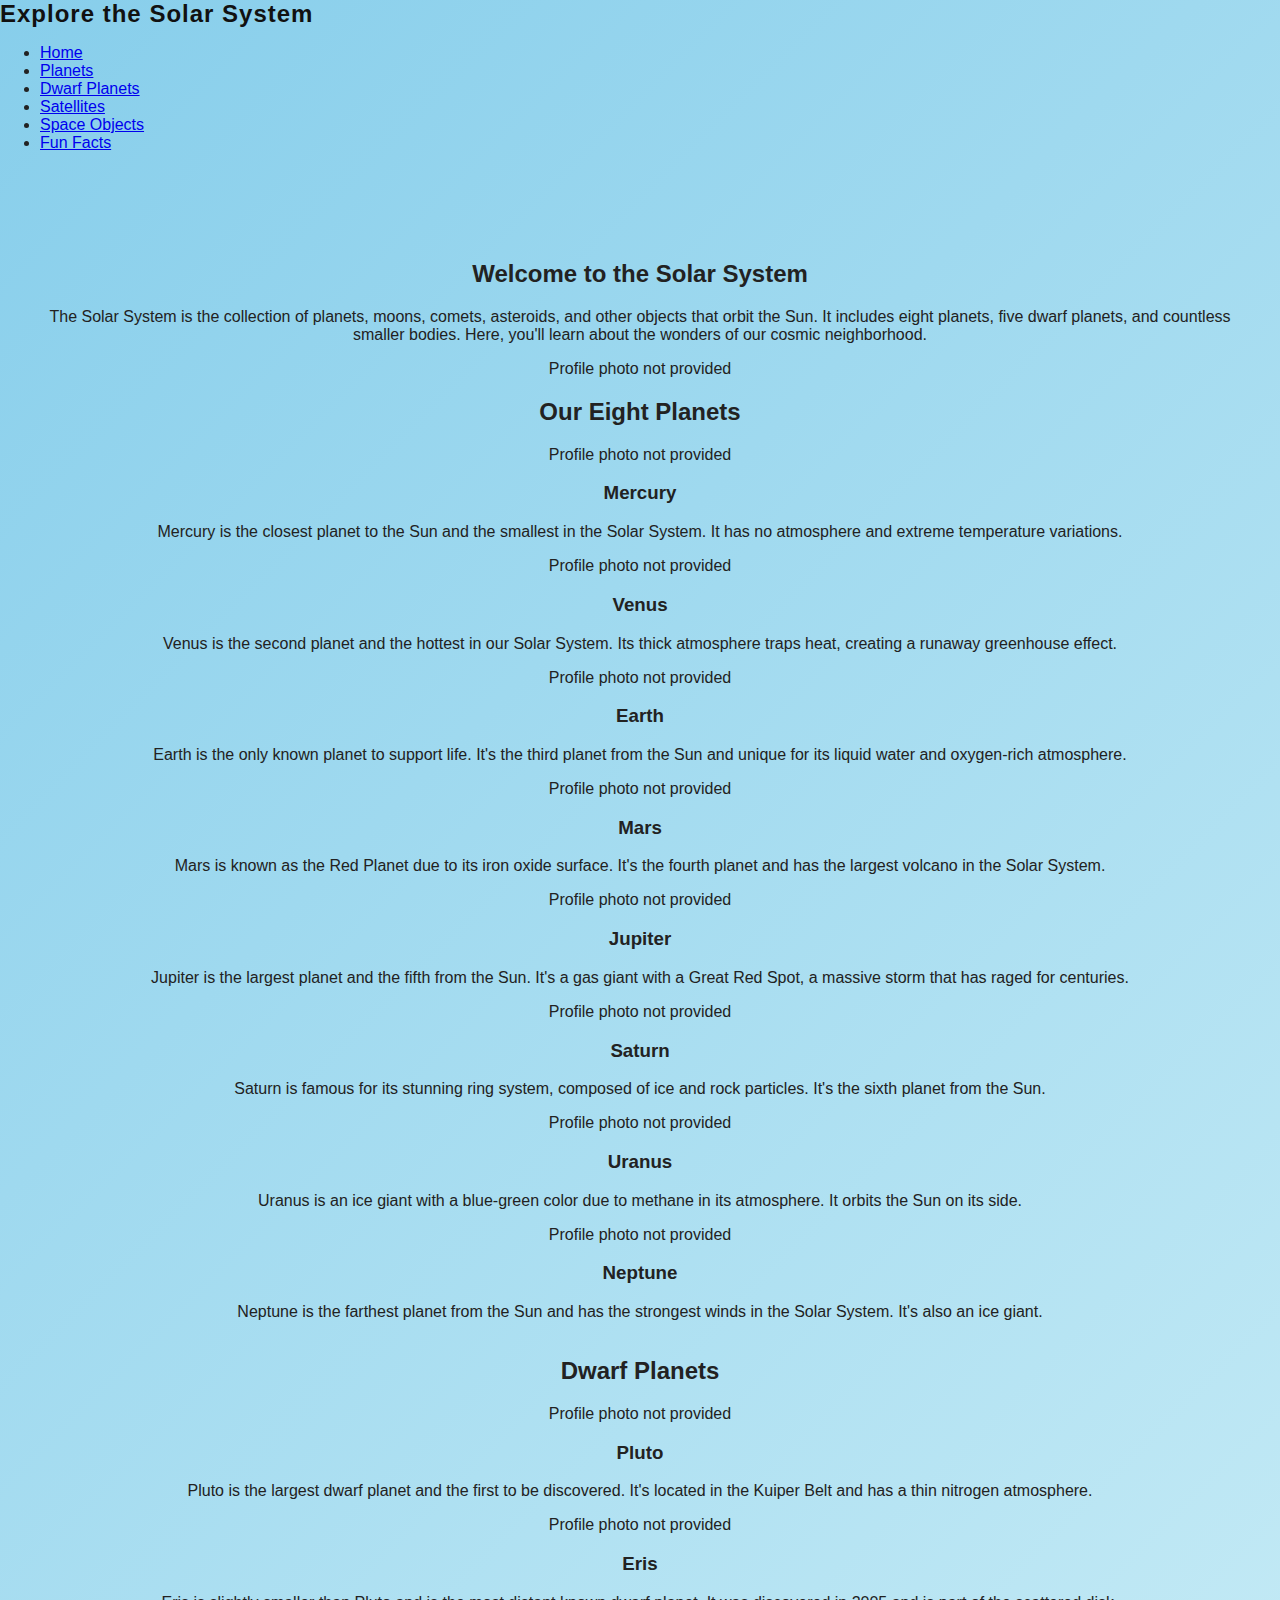
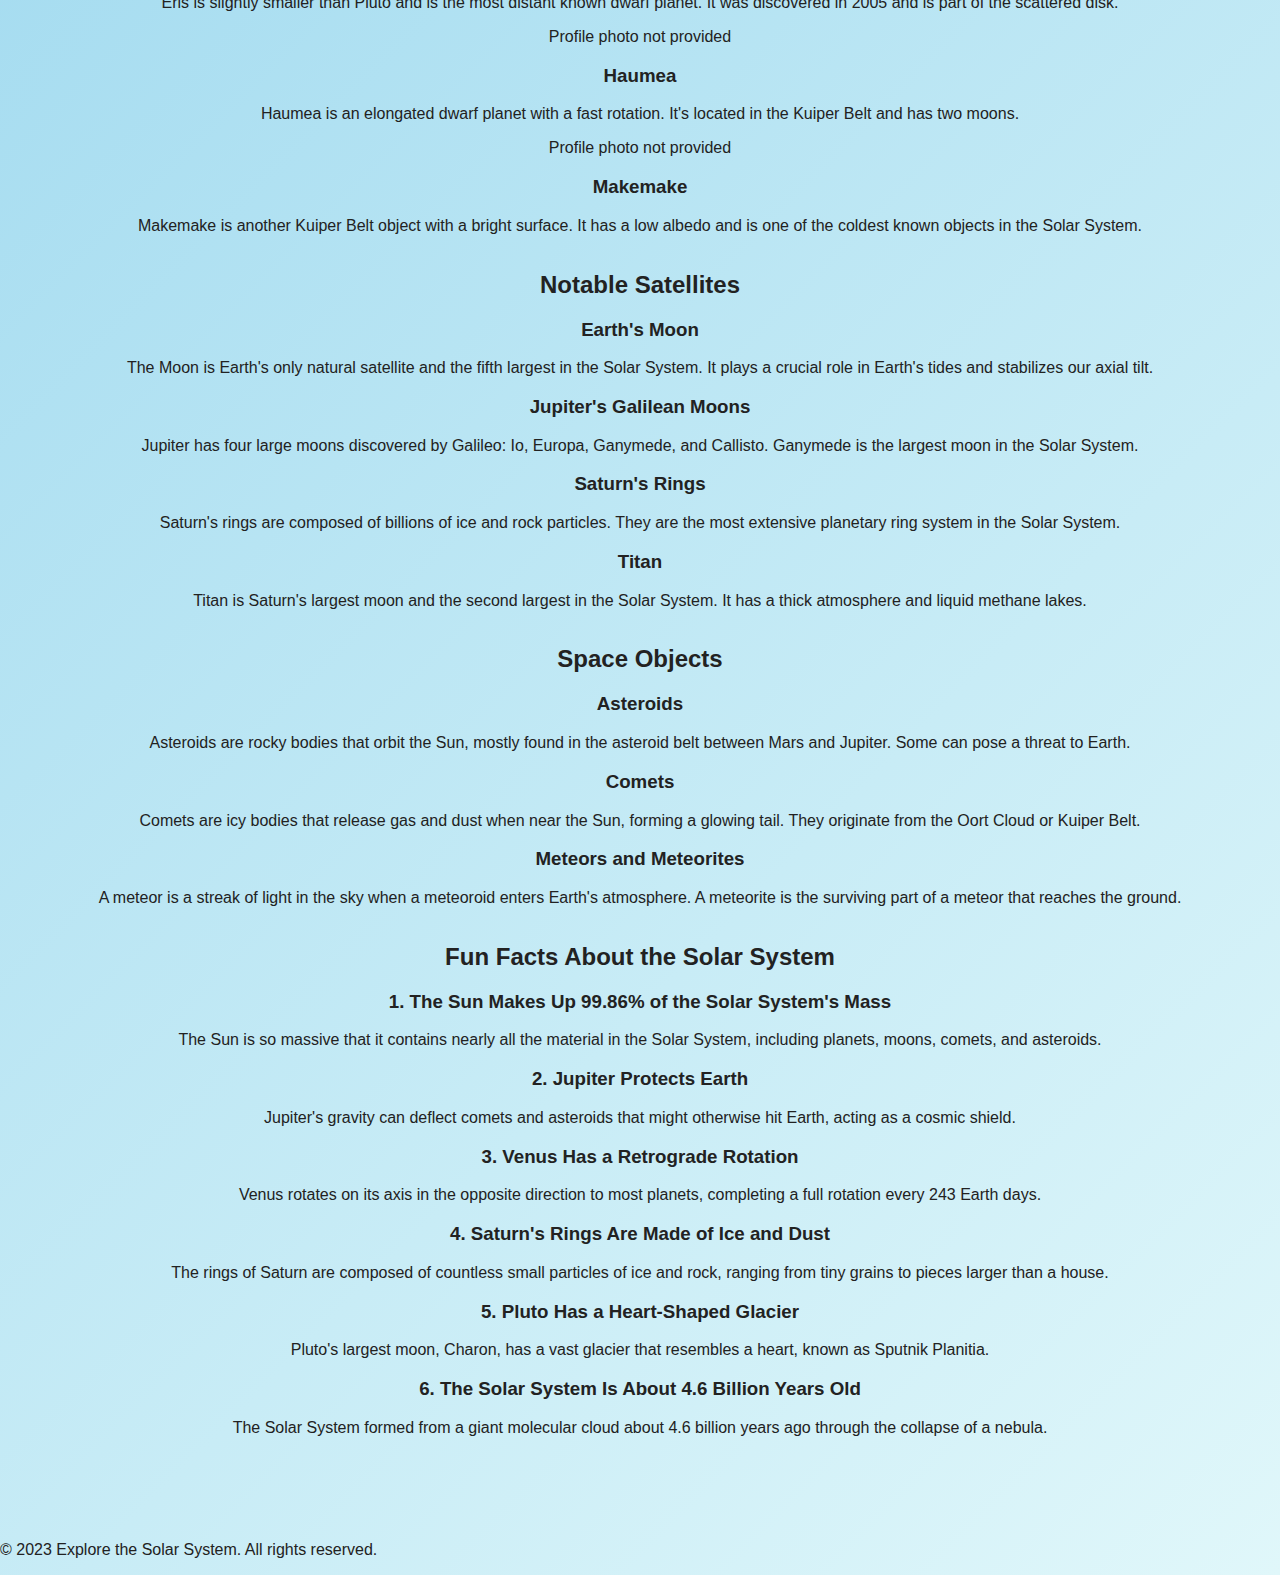
<file: index.html>
<!DOCTYPE html>
<html lang="en">
<head>
    <meta charset="UTF-8">
    <meta name="viewport" content="width=device-width, initial-scale=1.0">
    <title>Explore the Solar System</title>
    <link rel="stylesheet" href="style.css">
    <link rel="stylesheet" href="https://cdnjs.cloudflare.com/ajax/libs/font-awesome/6.4.0/css/all.min.css">
</head>
<body>
    <header class="header">
        <div class="container">
            <h1>Explore the <span class="highlight">Solar System</span></h1>
            <nav class="navbar">
                <ul>
                    <li><a href="#intro" class="active">Home</a></li>
                    <li><a href="#planets">Planets</a></li>
                    <li><a href="#dwarf-planets">Dwarf Planets</a></li>
                    <li><a href="#satellites">Satellites</a></li>
                    <li><a href="#space-objects">Space Objects</a></li>
                    <li><a href="#facts">Fun Facts</a></li>
                </ul>
            </nav>
        </div>
    </header>

    <main>
        <section id="intro" class="intro">
            <div class="container">
                <div class="intro-content">
                    <h2>Welcome to the Solar System</h2>
                    <p>The Solar System is the collection of planets, moons, comets, asteroids, and other objects that orbit the Sun. It includes eight planets, five dwarf planets, and countless smaller bodies. Here, you'll learn about the wonders of our cosmic neighborhood.</p>
                    <div class="solar-system-visual">
                        <div class="profile-photo-placeholder" aria-label="Profile photo not provided">Profile photo not provided</div>
                    </div>
                </div>
            </div>
        </section>

        <section id="planets" class="planets">
            <div class="container">
                <h2>Our Eight Planets</h2>
                <div class="planet-grid">
                    <div class="planet-card">
                        <div class="profile-photo-placeholder" aria-label="Profile photo not provided">Profile photo not provided</div>
                        <h3>Mercury</h3>
                        <p>Mercury is the closest planet to the Sun and the smallest in the Solar System. It has no atmosphere and extreme temperature variations.</p>
                    </div>
                    <div class="planet-card">
                        <div class="profile-photo-placeholder" aria-label="Profile photo not provided">Profile photo not provided</div>
                        <h3>Venus</h3>
                        <p>Venus is the second planet and the hottest in our Solar System. Its thick atmosphere traps heat, creating a runaway greenhouse effect.</p>
                    </div>
                    <div class="planet-card">
                        <div class="profile-photo-placeholder" aria-label="Profile photo not provided">Profile photo not provided</div>
                        <h3>Earth</h3>
                        <p>Earth is the only known planet to support life. It's the third planet from the Sun and unique for its liquid water and oxygen-rich atmosphere.</p>
                    </div>
                    <div class="planet-card">
                        <div class="profile-photo-placeholder" aria-label="Profile photo not provided">Profile photo not provided</div>
                        <h3>Mars</h3>
                        <p>Mars is known as the Red Planet due to its iron oxide surface. It's the fourth planet and has the largest volcano in the Solar System.</p>
                    </div>
                    <div class="planet-card">
                        <div class="profile-photo-placeholder" aria-label="Profile photo not provided">Profile photo not provided</div>
                        <h3>Jupiter</h3>
                        <p>Jupiter is the largest planet and the fifth from the Sun. It's a gas giant with a Great Red Spot, a massive storm that has raged for centuries.</p>
                    </div>
                    <div class="planet-card">
                        <div class="profile-photo-placeholder" aria-label="Profile photo not provided">Profile photo not provided</div>
                        <h3>Saturn</h3>
                        <p>Saturn is famous for its stunning ring system, composed of ice and rock particles. It's the sixth planet from the Sun.</p>
                    </div>
                    <div class="planet-card">
                        <div class="profile-photo-placeholder" aria-label="Profile photo not provided">Profile photo not provided</div>
                        <h3>Uranus</h3>
                        <p>Uranus is an ice giant with a blue-green color due to methane in its atmosphere. It orbits the Sun on its side.</p>
                    </div>
                    <div class="planet-card">
                        <div class="profile-photo-placeholder" aria-label="Profile photo not provided">Profile photo not provided</div>
                        <h3>Neptune</h3>
                        <p>Neptune is the farthest planet from the Sun and has the strongest winds in the Solar System. It's also an ice giant.</p>
                    </div>
                </div>
            </div>
        </section>

        <section id="dwarf-planets" class="dwarf-planets">
            <div class="container">
                <h2>Dwarf Planets</h2>
                <div class="dwarf-planet-grid">
                    <div class="dwarf-planet-card">
                        <div class="profile-photo-placeholder" aria-label="Profile photo not provided">Profile photo not provided</div>
                        <h3>Pluto</h3>
                        <p>Pluto is the largest dwarf planet and the first to be discovered. It's located in the Kuiper Belt and has a thin nitrogen atmosphere.</p>
                    </div>
                    <div class="dwarf-planet-card">
                        <div class="profile-photo-placeholder" aria-label="Profile photo not provided">Profile photo not provided</div>
                        <h3>Eris</h3>
                        <p>Eris is slightly smaller than Pluto and is the most distant known dwarf planet. It was discovered in 2005 and is part of the scattered disk.</p>
                    </div>
                    <div class="dwarf-planet-card">
                        <div class="profile-photo-placeholder" aria-label="Profile photo not provided">Profile photo not provided</div>
                        <h3>Haumea</h3>
                        <p>Haumea is an elongated dwarf planet with a fast rotation. It's located in the Kuiper Belt and has two moons.</p>
                    </div>
                    <div class="dwarf-planet-card">
                        <div class="profile-photo-placeholder" aria-label="Profile photo not provided">Profile photo not provided</div>
                        <h3>Makemake</h3>
                        <p>Makemake is another Kuiper Belt object with a bright surface. It has a low albedo and is one of the coldest known objects in the Solar System.</p>
                    </div>
                </div>
            </div>
        </section>

        <section id="satellites" class="satellites">
            <div class="container">
                <h2>Notable Satellites</h2>
                <div class="satellite-grid">
                    <div class="satellite-card">
                        <h3>Earth's Moon</h3>
                        <p>The Moon is Earth's only natural satellite and the fifth largest in the Solar System. It plays a crucial role in Earth's tides and stabilizes our axial tilt.</p>
                    </div>
                    <div class="satellite-card">
                        <h3>Jupiter's Galilean Moons</h3>
                        <p>Jupiter has four large moons discovered by Galileo: Io, Europa, Ganymede, and Callisto. Ganymede is the largest moon in the Solar System.</p>
                    </div>
                    <div class="satellite-card">
                        <h3>Saturn's Rings</h3>
                        <p>Saturn's rings are composed of billions of ice and rock particles. They are the most extensive planetary ring system in the Solar System.</p>
                    </div>
                    <div class="satellite-card">
                        <h3>Titan</h3>
                        <p>Titan is Saturn's largest moon and the second largest in the Solar System. It has a thick atmosphere and liquid methane lakes.</p>
                    </div>
                </div>
            </div>
        </section>

        <section id="space-objects" class="space-objects">
            <div class="container">
                <h2>Space Objects</h2>
                <div class="space-object-grid">
                    <div class="space-object-card">
                        <h3>Asteroids</h3>
                        <p>Asteroids are rocky bodies that orbit the Sun, mostly found in the asteroid belt between Mars and Jupiter. Some can pose a threat to Earth.</p>
                    </div>
                    <div class="space-object-card">
                        <h3>Comets</h3>
                        <p>Comets are icy bodies that release gas and dust when near the Sun, forming a glowing tail. They originate from the Oort Cloud or Kuiper Belt.</p>
                    </div>
                    <div class="space-object-card">
                        <h3>Meteors and Meteorites</h3>
                        <p>A meteor is a streak of light in the sky when a meteoroid enters Earth's atmosphere. A meteorite is the surviving part of a meteor that reaches the ground.</p>
                    </div>
                </div>
            </div>
        </section>

        <section id="facts" class="facts">
            <div class="container">
                <h2>Fun Facts About the Solar System</h2>
                <div class="fact-grid">
                    <div class="fact-card">
                        <h3>1. The Sun Makes Up 99.86% of the Solar System's Mass</h3>
                        <p>The Sun is so massive that it contains nearly all the material in the Solar System, including planets, moons, comets, and asteroids.</p>
                    </div>
                    <div class="fact-card">
                        <h3>2. Jupiter Protects Earth</h3>
                        <p>Jupiter's gravity can deflect comets and asteroids that might otherwise hit Earth, acting as a cosmic shield.</p>
                    </div>
                    <div class="fact-card">
                        <h3>3. Venus Has a Retrograde Rotation</h3>
                        <p>Venus rotates on its axis in the opposite direction to most planets, completing a full rotation every 243 Earth days.</p>
                    </div>
                    <div class="fact-card">
                        <h3>4. Saturn's Rings Are Made of Ice and Dust</h3>
                        <p>The rings of Saturn are composed of countless small particles of ice and rock, ranging from tiny grains to pieces larger than a house.</p>
                    </div>
                    <div class="fact-card">
                        <h3>5. Pluto Has a Heart-Shaped Glacier</h3>
                        <p>Pluto's largest moon, Charon, has a vast glacier that resembles a heart, known as Sputnik Planitia.</p>
                    </div>
                    <div class="fact-card">
                        <h3>6. The Solar System Is About 4.6 Billion Years Old</h3>
                        <p>The Solar System formed from a giant molecular cloud about 4.6 billion years ago through the collapse of a nebula.</p>
                    </div>
                </div>
            </div>
        </section>
    </main>

    <footer class="footer">
        <div class="container">
            <p>&copy; 2023 Explore the Solar System. All rights reserved.</p>
        </div>
    </footer>

    <script src="script.js"></script>
</body>
</html>
</file>
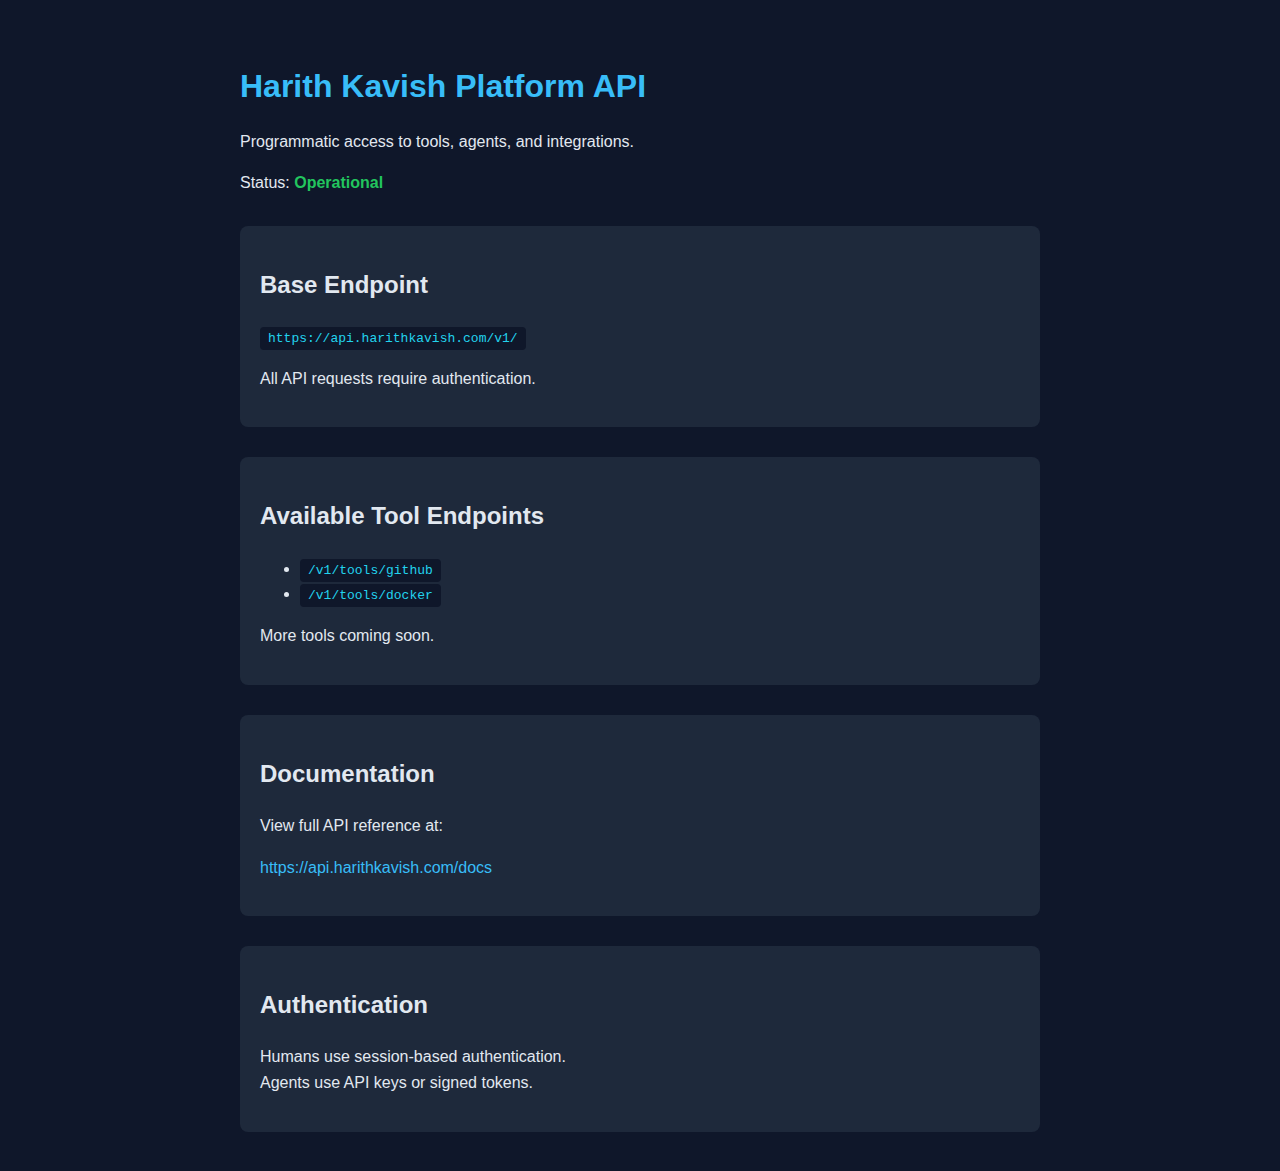
<file: api/index.html>
<!DOCTYPE html>
<html lang="en">

<head>
    <meta charset="UTF-8" />
    <meta name="viewport" content="width=device-width, initial-scale=1.0" />
    <title>Harith Kavish Platform API</title>
    <style>
        body {
            font-family: -apple-system, BlinkMacSystemFont, "Segoe UI", Roboto, sans-serif;
            background: #0f172a;
            color: #e2e8f0;
            margin: 0;
            padding: 40px;
            line-height: 1.6;
        }

        h1 {
            color: #38bdf8;
            margin-bottom: 10px;
        }

        .container {
            max-width: 800px;
            margin: auto;
        }

        .section {
            margin-top: 30px;
            padding: 20px;
            background: #1e293b;
            border-radius: 8px;
        }

        code {
            background: #0f172a;
            padding: 4px 8px;
            border-radius: 4px;
            color: #22d3ee;
        }

        a {
            color: #38bdf8;
            text-decoration: none;
        }

        a:hover {
            text-decoration: underline;
        }

        .status {
            color: #22c55e;
            font-weight: bold;
        }
    </style>
</head>

<body>
    <div class="container">
        <h1>Harith Kavish Platform API</h1>
        <p>Programmatic access to tools, agents, and integrations.</p>
        <p>Status: <span class="status">Operational</span></p>

        <div class="section">
            <h2>Base Endpoint</h2>
            <p><code>https://api.harithkavish.com/v1/</code></p>
            <p>All API requests require authentication.</p>
        </div>

        <div class="section">
            <h2>Available Tool Endpoints</h2>
            <ul>
                <li><code>/v1/tools/github</code></li>
                <li><code>/v1/tools/docker</code></li>
            </ul>
            <p>More tools coming soon.</p>
        </div>

        <div class="section">
            <h2>Documentation</h2>
            <p>View full API reference at:</p>
            <p><a href="/docs">https://api.harithkavish.com/docs</a></p>
        </div>

        <div class="section">
            <h2>Authentication</h2>
            <p>
                Humans use session-based authentication.<br />
                Agents use API keys or signed tokens.
            </p>
        </div>
    </div>
</body>

</html>
</file>
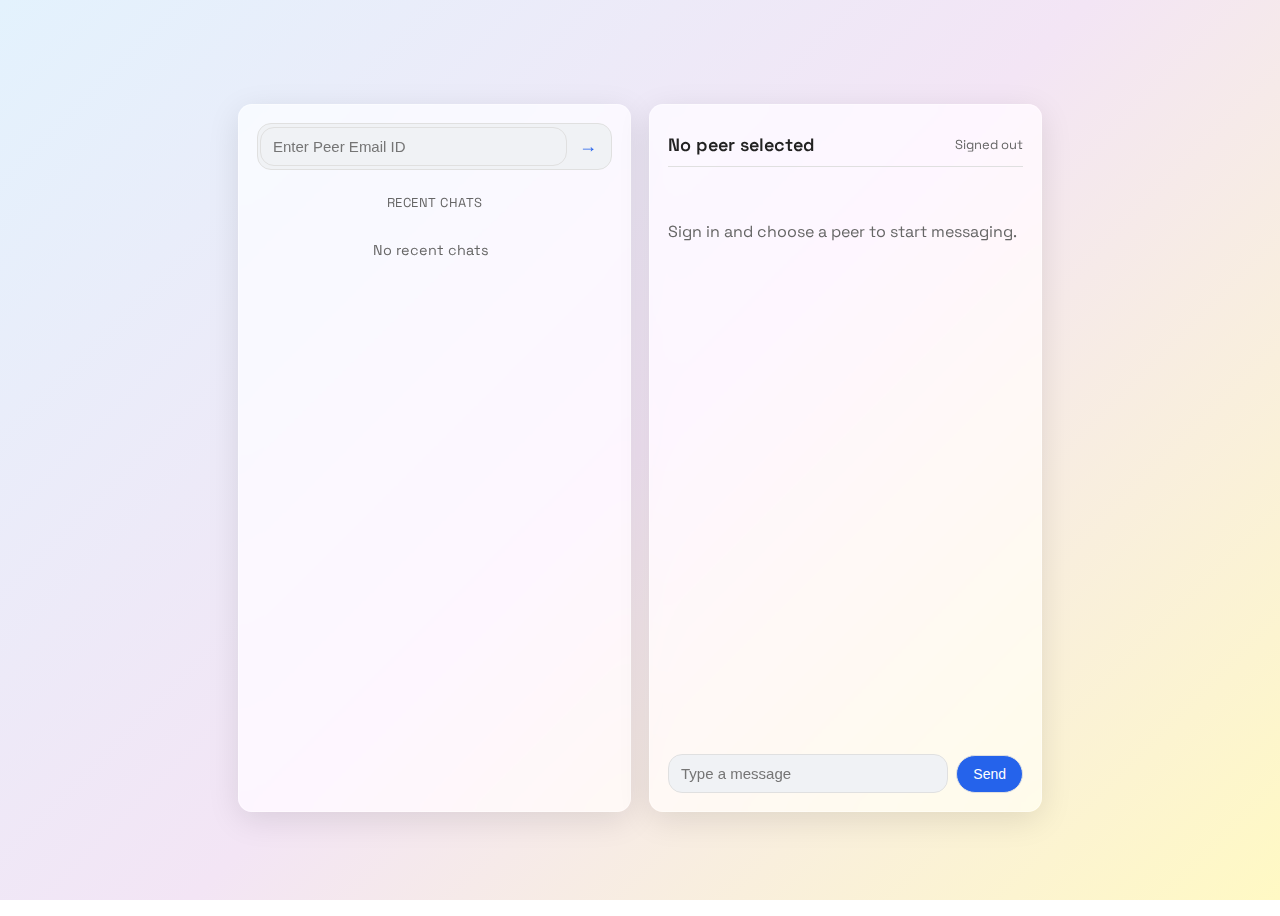
<file: chat/index.html>
<!DOCTYPE html>
<html lang="en">

<head>
    <meta charset="UTF-8" />
    <meta name="viewport" content="width=device-width, initial-scale=1.0" />
    <title>Chat</title>
    <link rel="preconnect" href="https://fonts.googleapis.com">
    <link rel="preconnect" href="https://fonts.gstatic.com" crossorigin>
    <link href="https://fonts.googleapis.com/css2?family=Space+Grotesk:wght@400;500;600&display=swap" rel="stylesheet">
    <link rel="stylesheet" href="https://harithkavish.github.io/style.css" />
    <link rel="stylesheet" href="styles.css" />
    <link rel="icon" href="https://harithkavish.github.io/favicon.svg" type="image/svg+xml" />
    <!-- Google Identity Services -->
    <script src="https://accounts.google.com/gsi/client" async defer
        onload="window.onGoogleLibraryLoad && window.onGoogleLibraryLoad();"></script>
    <script src="https://harithkavish.github.io/script.js" defer></script>
    <meta name="google-site-verification" content="SdeY2poCFNBw9AeQhlC5LVYL7NzT0lSyjJR8xMHkto8" />
</head>

<body>
    <div id="sharedHeader"></div>
    <main class="page">

        <div class="layout">
            <section class="panel info">
                <form id="start-chat-form" class="start-form">
                    <div class="input-with-button">
                        <input id="peer-email" name="peer-email" type="email" placeholder="Enter Peer Email ID"
                            required />
                        <button type="submit">→</button>
                    </div>
                </form>

                <div class="section-header">Recent Chats</div>
                <div id="recent-chats" class="recent-chats">
                    <div class="empty">No recent chats</div>
                </div>
            </section>

            <section class="panel chat">
                <div class="chat-header">
                    <div class="chat-header-left">
                        <button id="back-button" class="back-button" style="display: none;">←</button>
                        <div id="chat-peer" class="chat-peer">No peer selected</div>
                    </div>
                    <div class="status" id="auth-status">Signed out</div>
                </div>
                <div id="messages" class="messages">
                    <div class="empty">Sign in and choose a peer to start messaging.</div>
                </div>
                <form id="message-form" class="message-form">
                    <input id="message-input" name="message" type="text" placeholder="Type a message" autocomplete="off"
                        required />
                    <button type="submit">Send</button>
                </form>
            </section>
        </div>
    </main>
    <div id="sharedFooter"></div>
    <script defer>
        const GOOGLE_USER_STORAGE_KEY = 'harith_google_user';

        function getStoredGoogleUser() {
            try {
                const raw = localStorage.getItem(GOOGLE_USER_STORAGE_KEY);
                return raw ? JSON.parse(raw) : null;
            } catch (err) {
                return null;
            }
        }

        function storeGoogleUser(user) {
            if (!user) return;
            localStorage.setItem(GOOGLE_USER_STORAGE_KEY, JSON.stringify(user));
        }

        function clearStoredGoogleUser() {
            localStorage.removeItem(GOOGLE_USER_STORAGE_KEY);
        }

        function extractProfileFromCredential(credential) {
            if (!credential) return null;
            try {
                const payload = credential.split('.')[1];
                const base64 = payload.replace(/-/g, '+').replace(/_/g, '/');
                const decoded = decodeURIComponent(atob(base64)
                    .split('')
                    .map(char => `%${('00' + char.charCodeAt(0).toString(16)).slice(-2)}`)
                    .join(''));
                return JSON.parse(decoded);
            } catch (err) {
                return null;
            }
        }

        function renderSignedInButton(user) {
            const googleButtonTarget = document.getElementById('googleSignInButton');
            if (!googleButtonTarget) return;
            googleButtonTarget.innerHTML = `
                <button type="button" class="signed-in-button" aria-label="Signed in as ${user.name}">
                    <img src="${user.picture || 'https://www.gravatar.com/avatar/?d=mp'}" alt="${user.name} avatar"
                        class="signed-in-button__avatar" loading="lazy" />
                    <span class="signed-in-button__name">${user.name}</span>
                </button>`;
            const signInBtn = googleButtonTarget.querySelector('button');
            signInBtn?.addEventListener('click', () => {
                clearStoredGoogleUser();
                initGoogleSignInButton();
                // Dispatch custom event so body knows to logout
                window.dispatchEvent(new CustomEvent('harith-logout'));
            });
        }

        function handleGoogleCredentialResponse(credentialResponse) {
            const profile = extractProfileFromCredential(credentialResponse?.credential);
            const user = {
                name: profile?.name || 'Signed in',
                picture: profile?.picture || '',
                email: profile?.email || ''
            };
            storeGoogleUser(user);
            renderSignedInButton(user);
            // Call handler in app.js to update the chat app state
            if (window.handleGoogleSignIn) {
                window.handleGoogleSignIn();
            }
        }

        let googleButtonRetries = 0;
        function initGoogleSignInButton() {
            const googleButtonTarget = document.getElementById('googleSignInButton');
            if (!googleButtonTarget) return;
            const storedProfile = getStoredGoogleUser();
            if (storedProfile) {
                renderSignedInButton(storedProfile);
                return;
            }
            if (!window.google?.accounts?.id) {
                if (googleButtonRetries < 10) {
                    googleButtonRetries++;
                    setTimeout(initGoogleSignInButton, 250);
                }
                return;
            }
            googleButtonTarget.innerHTML = '';
            google.accounts.id.initialize({
                client_id: '59648450302-sqkk4pdujkt4hrm0uuhq95pq55b4jg2k.apps.googleusercontent.com',
                callback: handleGoogleCredentialResponse
            });
            google.accounts.id.renderButton(
                googleButtonTarget,
                { theme: 'outline', size: 'medium', type: 'standard', shape: 'pill' }
            );
        }

        function injectChatHeaderAuth(actions) {
            if (!actions || document.getElementById('chat-auth-controls')) return;
            const html = `
                <div id="chat-auth-controls" class="chat-header-actions">
                    <button id="sync-drive" class="ghost" hidden>Sync to Drive</button>
                </div>`;
            actions.insertAdjacentHTML('beforeend', html);
        }

        document.addEventListener('DOMContentLoaded', () => {
            if (window.HarithShell) {
                HarithShell.renderHeader({
                    target: '#sharedHeader',
                    brand: {
                        title: 'Chat',
                        tagline: 'Peer-to-peer chat with Drive persistence'
                    }
                });
                HarithShell.renderFooter({
                    target: '#sharedFooter',
                    text: 'Harith Kavish'
                });
                const actions = document.querySelector('.shared-header__actions');
                injectChatHeaderAuth(actions);
                initGoogleSignInButton();
            }
        });
    </script>
    <script defer src="app.js"></script>
</body>

</html>
</file>
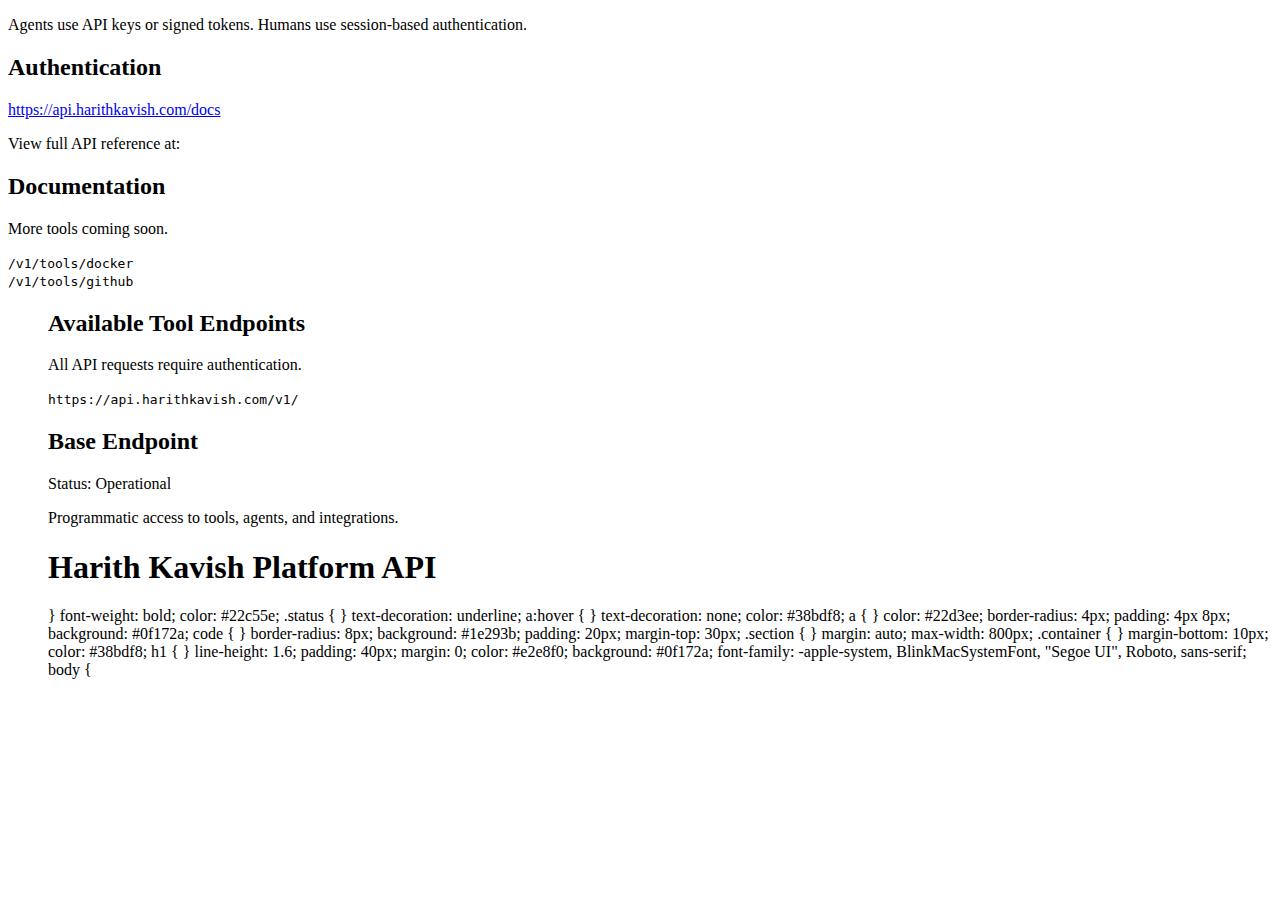
<file: harithkavish_github_io/api/index.html>
<!DOCTYPE html>
<html lang="en">

<head>


















































































</html></body>  </div>    </div>      </p>        Agents use API keys or signed tokens.        Humans use session-based authentication.<br />      <p>      <h2>Authentication</h2>    <div class="section">    </div>      <p><a href="/docs">https://api.harithkavish.com/docs</a></p>      <p>View full API reference at:</p>      <h2>Documentation</h2>    <div class="section">    </div>      <p>More tools coming soon.</p>      </ul>    <li><code>/v1/tools/docker</code></li>
    <li><code>/v1/tools/github</code></li>
    <ul>
        <h2>Available Tool Endpoints</h2>
        <div class="section"> </div>
        <p>All API requests require authentication.</p>
        <p><code>https://api.harithkavish.com/v1/</code></p>
        <h2>Base Endpoint</h2>
        <div class="section">
            <p>Status: <span class="status">Operational</span></p>
            <p>Programmatic access to tools, agents, and integrations.</p>
            <h1>Harith Kavish Platform API</h1>
            <div class="container">

<body>
    </head>
    </style> } font-weight: bold; color: #22c55e; .status { } text-decoration: underline; a:hover { } text-decoration:
    none;
    color:
    #38bdf8; a { }
    color: #22d3ee;
    border-radius:
    4px; padding: 4px 8px;
    background:
    #0f172a; code { }
    border-radius: 8px;
    background:
    #1e293b; padding: 20px; margin-top:
    30px; .section { } margin: auto;
    max-width: 800px; .container { } margin-bottom: 10px; color: #38bdf8;
    h1 { } line-height: 1.6;
    padding: 40px; margin: 0; color:
    #e2e8f0;
    background:
    #0f172a; font-family: -apple-system,
    BlinkMacSystemFont, "Segoe UI", Roboto, sans-serif;
    body { <style>
        <title>Harith Kavish Platform API</title><meta name="viewport" content="width=device-width, initial-scale=1.0" /><meta charset="UTF-8" />
</file>
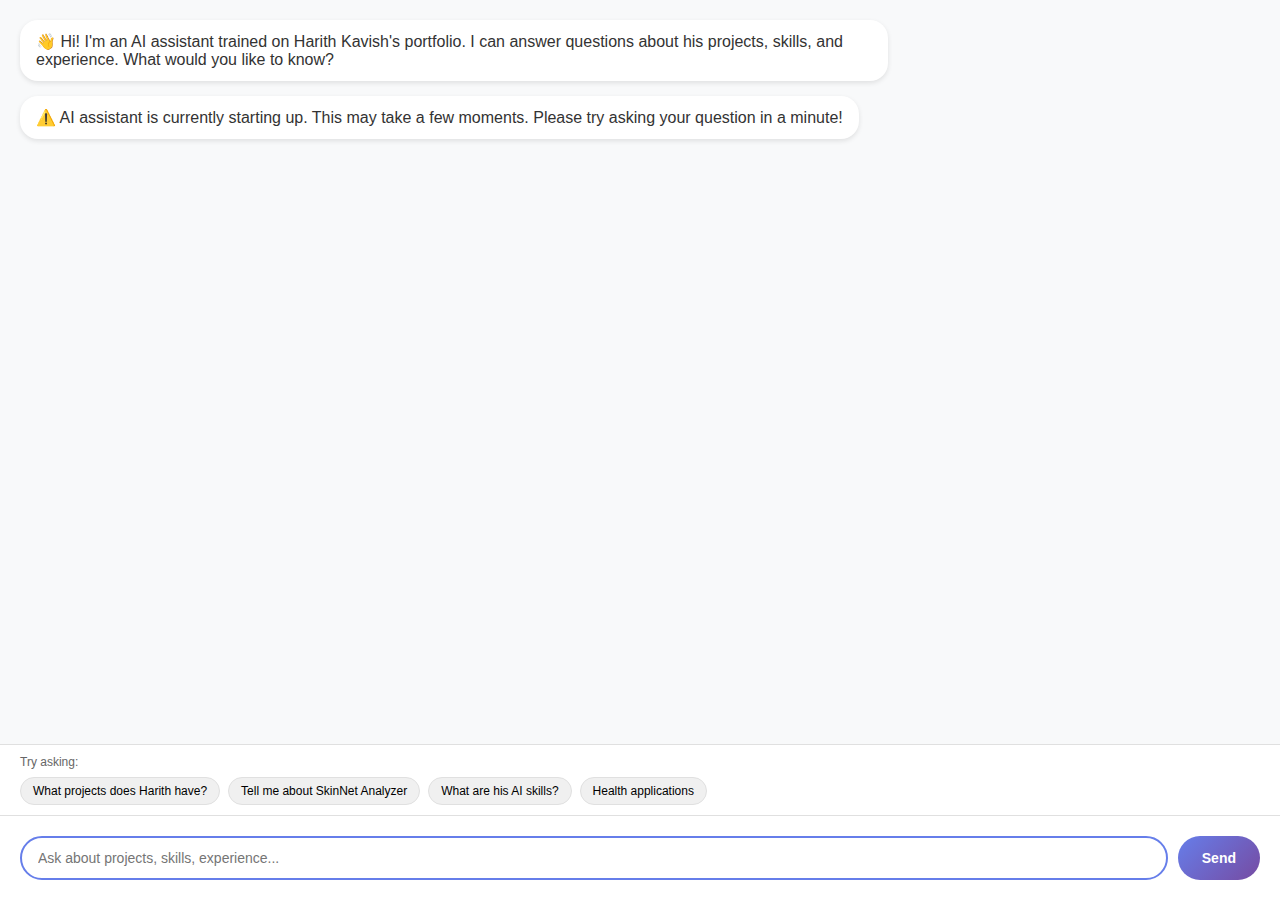
<file: portfolio_chat.html>
<!DOCTYPE html>
<html lang="en">

<head>
    <meta charset="UTF-8">
    <meta name="viewport" content="width=device-width, initial-scale=1.0">
    <title>Chat with My Portfolio - Harith Kavish</title>
    <style>
        * {
            margin: 0;
            padding: 0;
            box-sizing: border-box;
        }

        body {
            font-family: 'Segoe UI', Tahoma, Geneva, Verdana, sans-serif;
            background: linear-gradient(135deg, #667eea 0%, #764ba2 100%);
            min-height: 100vh;
            display: flex;
            justify-content: center;
            align-items: center;
            padding: 0;
            margin: 0;
        }

        .chat-container {
            width: 100%;
            max-width: 100%;
            height: 100vh;
            background: white;
            display: flex;
            flex-direction: column;
            overflow: hidden;
        }

        .chat-messages {
            flex: 1;
            overflow-y: auto;
            padding: 20px;
            background: #f8f9fa;
        }

        .message {
            margin-bottom: 15px;
            display: flex;
            animation: fadeIn 0.3s ease-in;
        }

        @keyframes fadeIn {
            from {
                opacity: 0;
                transform: translateY(10px);
            }

            to {
                opacity: 1;
                transform: translateY(0);
            }
        }

        .message.user {
            justify-content: flex-end;
        }

        .message-content {
            max-width: 70%;
            padding: 12px 16px;
            border-radius: 18px;
            word-wrap: break-word;
        }

        .message.user .message-content {
            background: linear-gradient(135deg, #667eea 0%, #764ba2 100%);
            color: white;
        }

        .message.assistant .message-content {
            background: white;
            color: #333;
            box-shadow: 0 2px 5px rgba(0, 0, 0, 0.1);
        }

        .message-content strong {
            font-weight: 600;
            color: #667eea;
        }

        .message-content em {
            font-style: italic;
            opacity: 0.9;
        }

        .message-content code {
            background: #f0f0f0;
            padding: 2px 6px;
            border-radius: 4px;
            font-family: 'Courier New', monospace;
            font-size: 13px;
        }

        .message-content ul {
            margin: 10px 0;
            padding-left: 20px;
        }

        .message-content li {
            margin: 5px 0;
            line-height: 1.6;
        }

        .message.assistant .message-content a {
            color: #667eea;
            text-decoration: none;
            font-weight: 500;
        }

        .message.assistant .message-content a:hover {
            text-decoration: underline;
        }

        .typing-indicator {
            display: none;
            padding: 12px 16px;
            background: white;
            border-radius: 18px;
            box-shadow: 0 2px 5px rgba(0, 0, 0, 0.1);
            width: fit-content;
        }

        .typing-indicator.active {
            display: block;
        }

        .typing-indicator span {
            display: inline-block;
            width: 8px;
            height: 8px;
            border-radius: 50%;
            background: #667eea;
            margin: 0 2px;
            animation: typing 1.4s infinite;
        }

        .typing-indicator span:nth-child(2) {
            animation-delay: 0.2s;
        }

        .typing-indicator span:nth-child(3) {
            animation-delay: 0.4s;
        }

        @keyframes typing {

            0%,
            60%,
            100% {
                transform: translateY(0);
            }

            30% {
                transform: translateY(-10px);
            }
        }

        .chat-input-container {
            padding: 20px;
            background: white;
            border-top: 1px solid #e0e0e0;
        }

        .chat-input-wrapper {
            display: flex;
            gap: 10px;
        }

        .chat-input {
            flex: 1;
            padding: 12px 16px;
            border: 2px solid #e0e0e0;
            border-radius: 25px;
            font-size: 14px;
            outline: none;
            transition: border-color 0.3s;
        }

        .chat-input:focus {
            border-color: #667eea;
        }

        .send-button {
            padding: 12px 24px;
            background: linear-gradient(135deg, #667eea 0%, #764ba2 100%);
            color: white;
            border: none;
            border-radius: 25px;
            cursor: pointer;
            font-size: 14px;
            font-weight: 600;
            transition: transform 0.2s, box-shadow 0.2s;
        }

        .send-button:hover:not(:disabled) {
            transform: translateY(-2px);
            box-shadow: 0 5px 15px rgba(102, 126, 234, 0.4);
        }

        .send-button:disabled {
            opacity: 0.6;
            cursor: not-allowed;
        }

        .suggestions {
            padding: 10px 20px;
            background: white;
            border-top: 1px solid #e0e0e0;
        }

        .suggestions p {
            font-size: 12px;
            color: #666;
            margin-bottom: 8px;
        }

        .suggestion-chips {
            display: flex;
            gap: 8px;
            flex-wrap: wrap;
        }

        .suggestion-chip {
            padding: 6px 12px;
            background: #f0f0f0;
            border: 1px solid #e0e0e0;
            border-radius: 15px;
            font-size: 12px;
            cursor: pointer;
            transition: all 0.2s;
        }

        .suggestion-chip:hover {
            background: #667eea;
            color: white;
            border-color: #667eea;
        }

        .sources {
            margin-top: 10px;
            padding-top: 10px;
            border-top: 1px solid #e0e0e0;
        }

        .sources-title {
            font-size: 11px;
            color: #666;
            margin-bottom: 5px;
            font-weight: 600;
        }

        .source-item {
            font-size: 10px;
            color: #888;
            margin: 3px 0;
        }

        /* Dark Mode Styles */
        body.dark-mode {
            background: linear-gradient(135deg, #1a1a2e 0%, #16213e 100%);
        }

        body.dark-mode .chat-container {
            background: #1e1e1e;
        }

        body.dark-mode .chat-messages {
            background: #2a2a2a;
        }

        body.dark-mode .message.assistant .message-content {
            background: #3a3a3a;
            color: #e0e0e0;
            box-shadow: 0 2px 5px rgba(0, 0, 0, 0.3);
        }

        body.dark-mode .message-content strong {
            color: #8b9aed;
        }

        body.dark-mode .message-content code {
            background: #2a2a2a;
            color: #e0e0e0;
        }

        body.dark-mode .typing-indicator {
            background: #3a3a3a;
        }

        body.dark-mode .chat-input-container {
            background: #1e1e1e;
            border-top-color: #3a3a3a;
        }

        body.dark-mode .chat-input {
            background: #2a2a2a;
            color: #e0e0e0;
            border-color: #3a3a3a;
        }

        body.dark-mode .chat-input:focus {
            border-color: #667eea;
        }

        body.dark-mode .suggestions {
            background: #1e1e1e;
            border-top-color: #3a3a3a;
        }

        body.dark-mode .suggestions p {
            color: #999;
        }

        body.dark-mode .suggestion-chip {
            background: #2a2a2a;
            border-color: #3a3a3a;
            color: #e0e0e0;
        }

        body.dark-mode .suggestion-chip:hover {
            background: #667eea;
            color: white;
            border-color: #667eea;
        }

        body.dark-mode .sources {
            border-top-color: #3a3a3a;
        }

        body.dark-mode .sources-title {
            color: #999;
        }

        body.dark-mode .source-item {
            color: #777;
        }
    </style>
</head>

<body>
    <div class="chat-container">
        <div class="chat-messages" id="chatMessages">
            <div class="message assistant">
                <div class="message-content">
                    👋 Hi! I'm an AI assistant trained on Harith Kavish's portfolio. I can answer questions about his
                    projects, skills, and experience. What would you like to know?
                </div>
            </div>
        </div>

        <div class="typing-indicator" id="typingIndicator">
            <span></span>
            <span></span>
            <span></span>
        </div>

        <div class="suggestions">
            <p>Try asking:</p>
            <div class="suggestion-chips">
                <div class="suggestion-chip" onclick="askQuestion('What projects does Harith have?')">What projects does
                    Harith have?</div>
                <div class="suggestion-chip" onclick="askQuestion('Tell me about SkinNet Analyzer')">Tell me about
                    SkinNet Analyzer</div>
                <div class="suggestion-chip" onclick="askQuestion('What are his AI skills?')">What are his AI skills?
                </div>
                <div class="suggestion-chip" onclick="askQuestion('Show me health applications')">Health applications
                </div>
            </div>
        </div>

        <div class="chat-input-container">
            <div class="chat-input-wrapper">
                <input type="text" class="chat-input" id="chatInput"
                    placeholder="Ask about projects, skills, experience..." onkeypress="handleKeyPress(event)">
                <button class="send-button" id="sendButton" onclick="sendMessage()">Send</button>
            </div>
        </div>
    </div>

    <script>
        // Dark mode detection - check parent window or localStorage
        function applyDarkModeFromParent() {
            try {
                // Try to check parent window's dark mode status
                if (window.parent && window.parent !== window) {
                    const parentHasDarkMode = window.parent.document.documentElement.classList.contains('dark-mode') ||
                        window.parent.document.body.classList.contains('dark-mode');

                    console.log('Parent dark mode status:', parentHasDarkMode);

                    if (parentHasDarkMode) {
                        document.body.classList.add('dark-mode');
                        console.log('Dark mode applied to chat iframe');
                    } else {
                        document.body.classList.remove('dark-mode');
                        console.log('Light mode applied to chat iframe');
                    }
                    return true;
                }
            } catch (e) {
                console.log('Cannot access parent window, using localStorage:', e.message);
                // If we can't access parent (CORS), check localStorage
                const savedTheme = localStorage.getItem('theme');
                const prefersDark = window.matchMedia('(prefers-color-scheme: dark)').matches;
                if (savedTheme === 'dark' || (prefersDark && !savedTheme)) {
                    document.body.classList.add('dark-mode');
                }
            }
            return false;
        }

        // Apply on load
        applyDarkModeFromParent();

        // Also apply after a short delay to ensure parent is ready
        setTimeout(applyDarkModeFromParent, 100);
        setTimeout(applyDarkModeFromParent, 500);

        // Listen for theme changes from parent window
        window.addEventListener('message', (event) => {
            if (event.data.type === 'theme-change') {
                console.log('Received theme change message:', event.data.theme);
                if (event.data.theme === 'dark') {
                    document.body.classList.add('dark-mode');
                } else {
                    document.body.classList.remove('dark-mode');
                }
            }
        });

        const API_URL = 'https://harithkavish-nlweb-portfolio-chat.hf.space';
        let isProcessing = false;
        let apiConnected = false;

        // Check API connection on load
        async function checkApiConnection() {
            try {
                const response = await fetch(`${API_URL}/`, {
                    method: 'GET',
                    headers: { 'Accept': 'application/json' }
                });

                if (response.ok) {
                    apiConnected = true;
                    console.log('✅ API connection successful');
                    return true;
                }
            } catch (error) {
                console.log('❌ API connection failed:', error.message);
            }

            apiConnected = false;
            return false;
        }

        // Initialize chat with welcome message
        async function initializeChat() {
            const connected = await checkApiConnection();

            if (connected) {
                addMessage("👋 Hello! I'm your AI assistant powered by Harith's portfolio data. Ask me anything about his projects, skills, or experience!", false);
            } else {
                addMessage("⚠️ AI assistant is currently starting up. This may take a few moments. Please try asking your question in a minute!", false);
            }
        }

        function parseMarkdown(text) {
            // Helper function to apply inline formatting
            function formatInline(str) {
                return str
                    // Bold: **text** or __text__
                    .replace(/\*\*(.*?)\*\*/g, '<strong>$1</strong>')
                    .replace(/__(.*?)__/g, '<strong>$1</strong>')
                    // Code: `code`
                    .replace(/`(.*?)`/g, '<code>$1</code>')
                    // Italic: *text* or _text_ (after bold to avoid conflicts)
                    .replace(/\*([^\*]+?)\*/g, '<em>$1</em>')
                    .replace(/_([^_]+?)_/g, '<em>$1</em>');
            }

            // Split by newlines and process
            const lines = text.split('\n');
            let inList = false;
            let processedLines = [];

            for (let i = 0; i < lines.length; i++) {
                const line = lines[i].trim();
                const bulletMatch = line.match(/^\s*[\*\-]\s+(.+)$/);

                if (bulletMatch) {
                    if (!inList) {
                        processedLines.push('<ul>');
                        inList = true;
                    }
                    // Apply inline formatting to the bullet content
                    const formattedContent = formatInline(bulletMatch[1]);
                    processedLines.push(`<li>${formattedContent}</li>`);
                } else {
                    if (inList) {
                        processedLines.push('</ul>');
                        inList = false;
                    }
                    if (line) {
                        // Apply inline formatting to regular lines
                        processedLines.push(formatInline(line));
                    }
                }
            }
            if (inList) {
                processedLines.push('</ul>');
            }

            // Join with line breaks, but preserve HTML structure
            return processedLines.join('<br>')
                .replace(/<br><ul>/g, '<ul>')
                .replace(/<\/ul><br>/g, '</ul>')
                .replace(/<br><li>/g, '<li>')
                .replace(/<\/li><br>/g, '</li>')
                .replace(/<br>$/g, ''); // Remove trailing <br>
        }

        function addMessage(content, isUser, sources = null) {
            const messagesContainer = document.getElementById('chatMessages');
            const messageDiv = document.createElement('div');
            messageDiv.className = `message ${isUser ? 'user' : 'assistant'}`;

            // Parse markdown for assistant messages, keep plain for user messages
            const formattedContent = isUser ? content : parseMarkdown(content);
            let messageContent = `<div class="message-content">${formattedContent}`;

            if (sources && sources.length > 0) {
                messageContent += `
                    <div class="sources">
                        <div class="sources-title">📚 Sources:</div>
                        ${sources.map(s => `<div class="source-item">• ${s.name} (${s.type}) - Score: ${s.score}</div>`).join('')}
                    </div>
                `;
            }

            messageContent += '</div>';
            messageDiv.innerHTML = messageContent;
            messagesContainer.appendChild(messageDiv);
            messagesContainer.scrollTop = messagesContainer.scrollHeight;
        }

        function showTyping(show) {
            const indicator = document.getElementById('typingIndicator');
            indicator.className = show ? 'typing-indicator active' : 'typing-indicator';
            if (show) {
                const messagesContainer = document.getElementById('chatMessages');
                messagesContainer.scrollTop = messagesContainer.scrollHeight;
            }
        }

        async function sendMessage() {
            const input = document.getElementById('chatInput');
            const sendButton = document.getElementById('sendButton');
            const query = input.value.trim();

            if (!query || isProcessing) return;

            // Add user message
            addMessage(query, true);
            input.value = '';

            // Disable input
            isProcessing = true;
            sendButton.disabled = true;
            showTyping(true);

            try {
                const response = await fetch(`${API_URL}/chat`, {
                    method: 'POST',
                    headers: {
                        'Content-Type': 'application/json',
                    },
                    body: JSON.stringify({ query, top_k: 5 })
                });

                if (!response.ok) {
                    throw new Error(`HTTP error! status: ${response.status}`);
                }

                const data = await response.json();
                showTyping(false);

                // Handle response from HuggingFace Space API
                const responseText = data.response || data.answer || 'No response received.';
                const sources = data.sources || [];

                addMessage(responseText, false, sources);

            } catch (error) {
                showTyping(false);
                let errorMessage = `Sorry, I encountered an error: ${error.message}.`;

                // Provide helpful error messages based on the error
                if (error.message.includes('Failed to fetch') || error.message.includes('NetworkError')) {
                    errorMessage += ' Please check your internet connection and try again.';
                } else if (error.message.includes('503')) {
                    errorMessage += ' The AI service is currently starting up. Please try again in a moment.';
                } else if (error.message.includes('500')) {
                    errorMessage += ' There was a server error. The chat service may be temporarily unavailable.';
                } else {
                    errorMessage += ' Please try again later.';
                }

                addMessage(errorMessage, false);
            } finally {
                isProcessing = false;
                sendButton.disabled = false;
                input.focus();
            }
        }

        function askQuestion(question) {
            const input = document.getElementById('chatInput');
            input.value = question;
            sendMessage();
        }

        function handleKeyPress(event) {
            if (event.key === 'Enter' && !event.shiftKey) {
                event.preventDefault();
                sendMessage();
            }
        }

        // Focus input on load and initialize chat
        document.getElementById('chatInput').focus();

        // Initialize chat with API connection check
        initializeChat();
    </script>
</body>

</html>
</file>
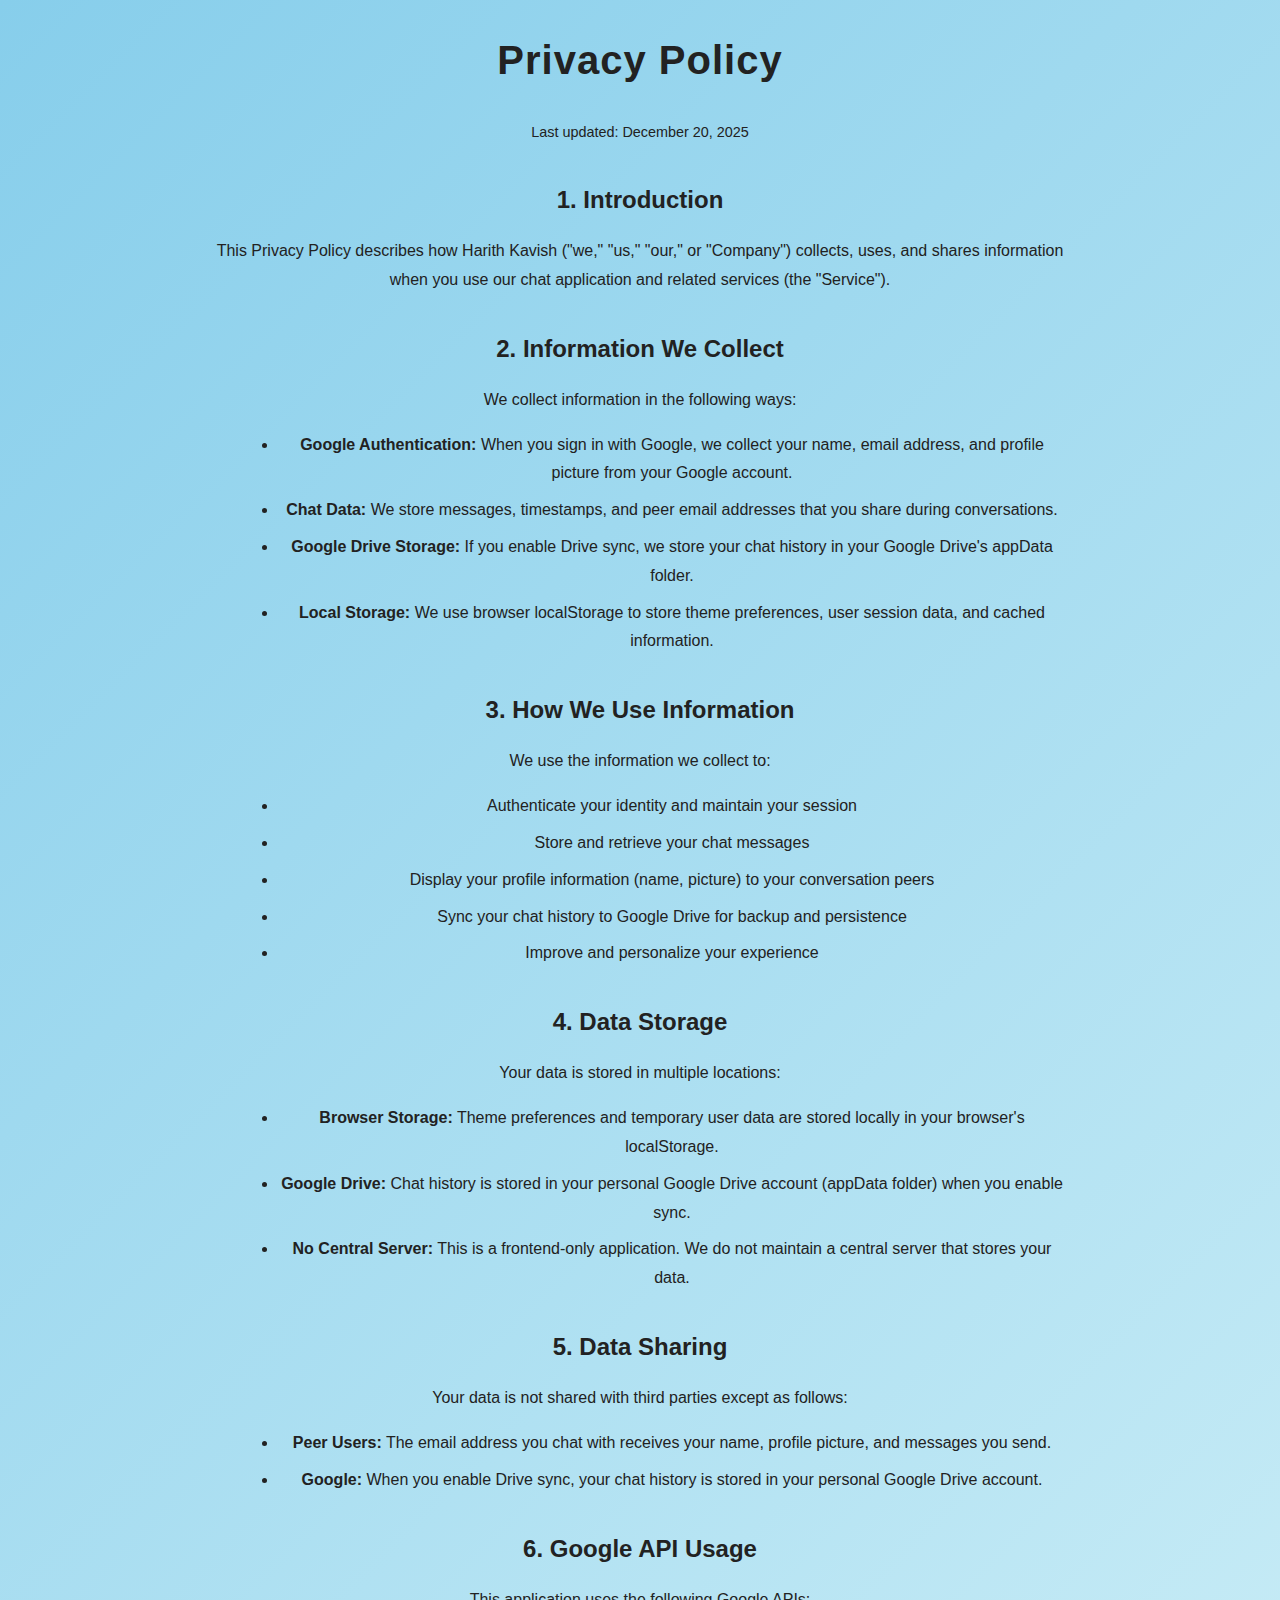
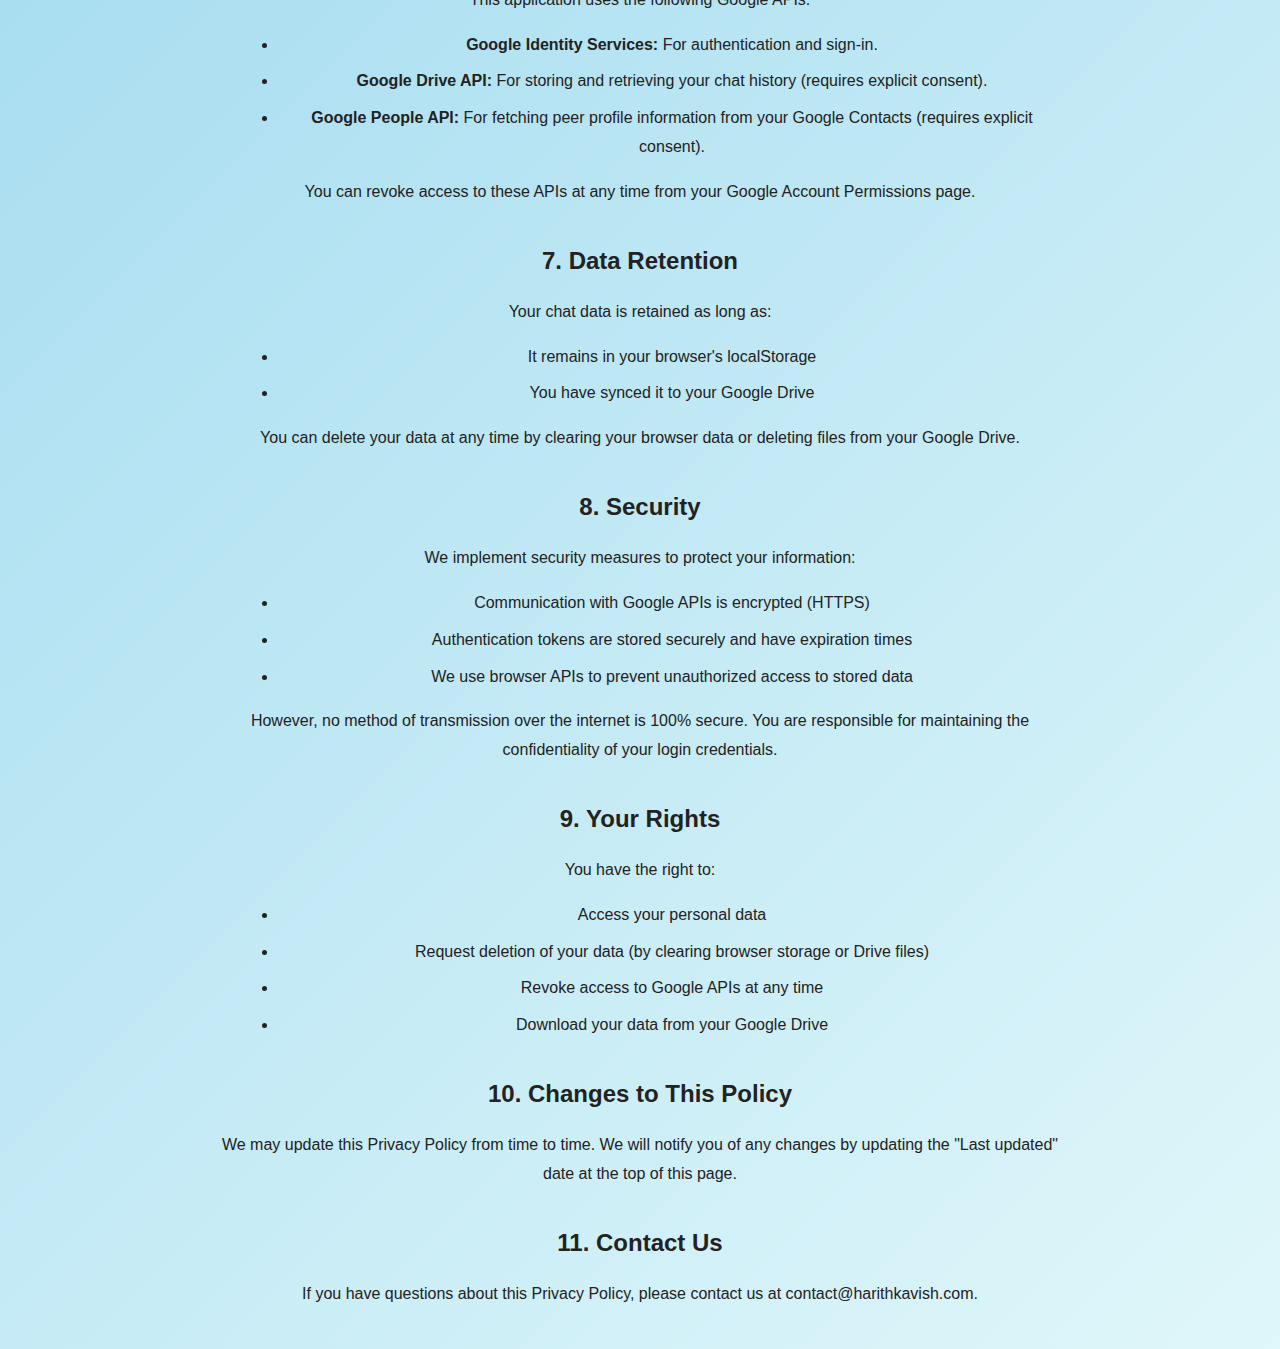
<file: privacy-policy.html>
<!DOCTYPE html>
<html lang="en">

<head>
    <meta charset="UTF-8" />
    <meta name="viewport" content="width=device-width, initial-scale=1.0" />
    <title>Privacy Policy - Harith Kavish</title>
    <link rel="preconnect" href="https://fonts.googleapis.com">
    <link rel="preconnect" href="https://fonts.gstatic.com" crossorigin>
    <link href="https://fonts.googleapis.com/css2?family=Space+Grotesk:wght@400;500;600&display=swap" rel="stylesheet">
    <link rel="stylesheet" href="style.css" />
    <style>
        .page {
            max-width: 900px;
            margin: 0 auto;
            padding: 24px;
        }

        .policy-content {
            line-height: 1.8;
        }

        .policy-content h1 {
            font-size: 2.5rem;
            margin-bottom: 24px;
            color: var(--accent);
        }

        .policy-content h2 {
            font-size: 1.5rem;
            margin-top: 32px;
            margin-bottom: 16px;
            color: var(--accent);
        }

        .policy-content p {
            margin-bottom: 16px;
            color: var(--text);
        }

        .policy-content ul,
        .policy-content ol {
            margin-left: 24px;
            margin-bottom: 16px;
        }

        .policy-content li {
            margin-bottom: 8px;
            color: var(--text);
        }

        .policy-content a {
            color: var(--accent);
            text-decoration: none;
            border-bottom: 1px solid var(--accent);
        }

        .policy-content a:hover {
            opacity: 0.8;
        }

        .last-updated {
            color: var(--muted);
            font-size: 0.9rem;
            margin-bottom: 32px;
        }
    </style>
</head>

<body>
    <div id="sharedHeader"></div>
    <main class="page">
        <div class="policy-content">
            <h1>Privacy Policy</h1>
            <p class="last-updated">Last updated: December 20, 2025</p>

            <h2>1. Introduction</h2>
            <p>
                This Privacy Policy describes how Harith Kavish ("we," "us," "our," or "Company") collects, uses, and
                shares information
                when you use our chat application and related services (the "Service").
            </p>

            <h2>2. Information We Collect</h2>
            <p>We collect information in the following ways:</p>
            <ul>
                <li><strong>Google Authentication:</strong> When you sign in with Google, we collect your name, email
                    address, and profile picture from your Google account.</li>
                <li><strong>Chat Data:</strong> We store messages, timestamps, and peer email addresses that you share
                    during conversations.</li>
                <li><strong>Google Drive Storage:</strong> If you enable Drive sync, we store your chat history in your
                    Google Drive's appData folder.</li>
                <li><strong>Local Storage:</strong> We use browser localStorage to store theme preferences, user session
                    data, and cached information.</li>
            </ul>

            <h2>3. How We Use Information</h2>
            <p>We use the information we collect to:</p>
            <ul>
                <li>Authenticate your identity and maintain your session</li>
                <li>Store and retrieve your chat messages</li>
                <li>Display your profile information (name, picture) to your conversation peers</li>
                <li>Sync your chat history to Google Drive for backup and persistence</li>
                <li>Improve and personalize your experience</li>
            </ul>

            <h2>4. Data Storage</h2>
            <p>
                Your data is stored in multiple locations:
            </p>
            <ul>
                <li><strong>Browser Storage:</strong> Theme preferences and temporary user data are stored locally in
                    your browser's localStorage.</li>
                <li><strong>Google Drive:</strong> Chat history is stored in your personal Google Drive account (appData
                    folder) when you enable sync.</li>
                <li><strong>No Central Server:</strong> This is a frontend-only application. We do not maintain a
                    central server that stores your data.</li>
            </ul>

            <h2>5. Data Sharing</h2>
            <p>
                Your data is not shared with third parties except as follows:
            </p>
            <ul>
                <li><strong>Peer Users:</strong> The email address you chat with receives your name, profile picture,
                    and messages you send.</li>
                <li><strong>Google:</strong> When you enable Drive sync, your chat history is stored in your personal
                    Google Drive account.</li>
            </ul>

            <h2>6. Google API Usage</h2>
            <p>
                This application uses the following Google APIs:
            </p>
            <ul>
                <li><strong>Google Identity Services:</strong> For authentication and sign-in.</li>
                <li><strong>Google Drive API:</strong> For storing and retrieving your chat history (requires explicit
                    consent).</li>
                <li><strong>Google People API:</strong> For fetching peer profile information from your Google Contacts
                    (requires explicit consent).</li>
            </ul>
            <p>
                You can revoke access to these APIs at any time from your
                <a href="https://myaccount.google.com/permissions" target="_blank">Google Account Permissions page</a>.
            </p>

            <h2>7. Data Retention</h2>
            <p>
                Your chat data is retained as long as:
            </p>
            <ul>
                <li>It remains in your browser's localStorage</li>
                <li>You have synced it to your Google Drive</li>
            </ul>
            <p>
                You can delete your data at any time by clearing your browser data or deleting files from your Google
                Drive.
            </p>

            <h2>8. Security</h2>
            <p>
                We implement security measures to protect your information:
            </p>
            <ul>
                <li>Communication with Google APIs is encrypted (HTTPS)</li>
                <li>Authentication tokens are stored securely and have expiration times</li>
                <li>We use browser APIs to prevent unauthorized access to stored data</li>
            </ul>
            <p>
                However, no method of transmission over the internet is 100% secure. You are responsible for maintaining
                the confidentiality
                of your login credentials.
            </p>

            <h2>9. Your Rights</h2>
            <p>
                You have the right to:
            </p>
            <ul>
                <li>Access your personal data</li>
                <li>Request deletion of your data (by clearing browser storage or Drive files)</li>
                <li>Revoke access to Google APIs at any time</li>
                <li>Download your data from your Google Drive</li>
            </ul>

            <h2>10. Changes to This Policy</h2>
            <p>
                We may update this Privacy Policy from time to time. We will notify you of any changes by updating the
                "Last updated" date
                at the top of this page.
            </p>

            <h2>11. Contact Us</h2>
            <p>
                If you have questions about this Privacy Policy, please contact us at
                <a href="mailto:contact@harithkavish.com">contact@harithkavish.com</a>.
            </p>
        </div>
    </main>
    <div id="sharedFooter"></div>

    <script src="script.js" defer></script>
    <script>
        document.addEventListener('DOMContentLoaded', () => {
            if (window.HarithShell) {
                HarithShell.renderHeader({
                    target: '#sharedHeader',
                    brand: {
                        title: 'Harith Kavish',
                        tagline: 'Privacy & Legal'
                    }
                });
                HarithShell.renderFooter({
                    target: '#sharedFooter',
                    text: 'Harith Kavish'
                });
            }
        });
    </script>
</body>

</html>
</file>
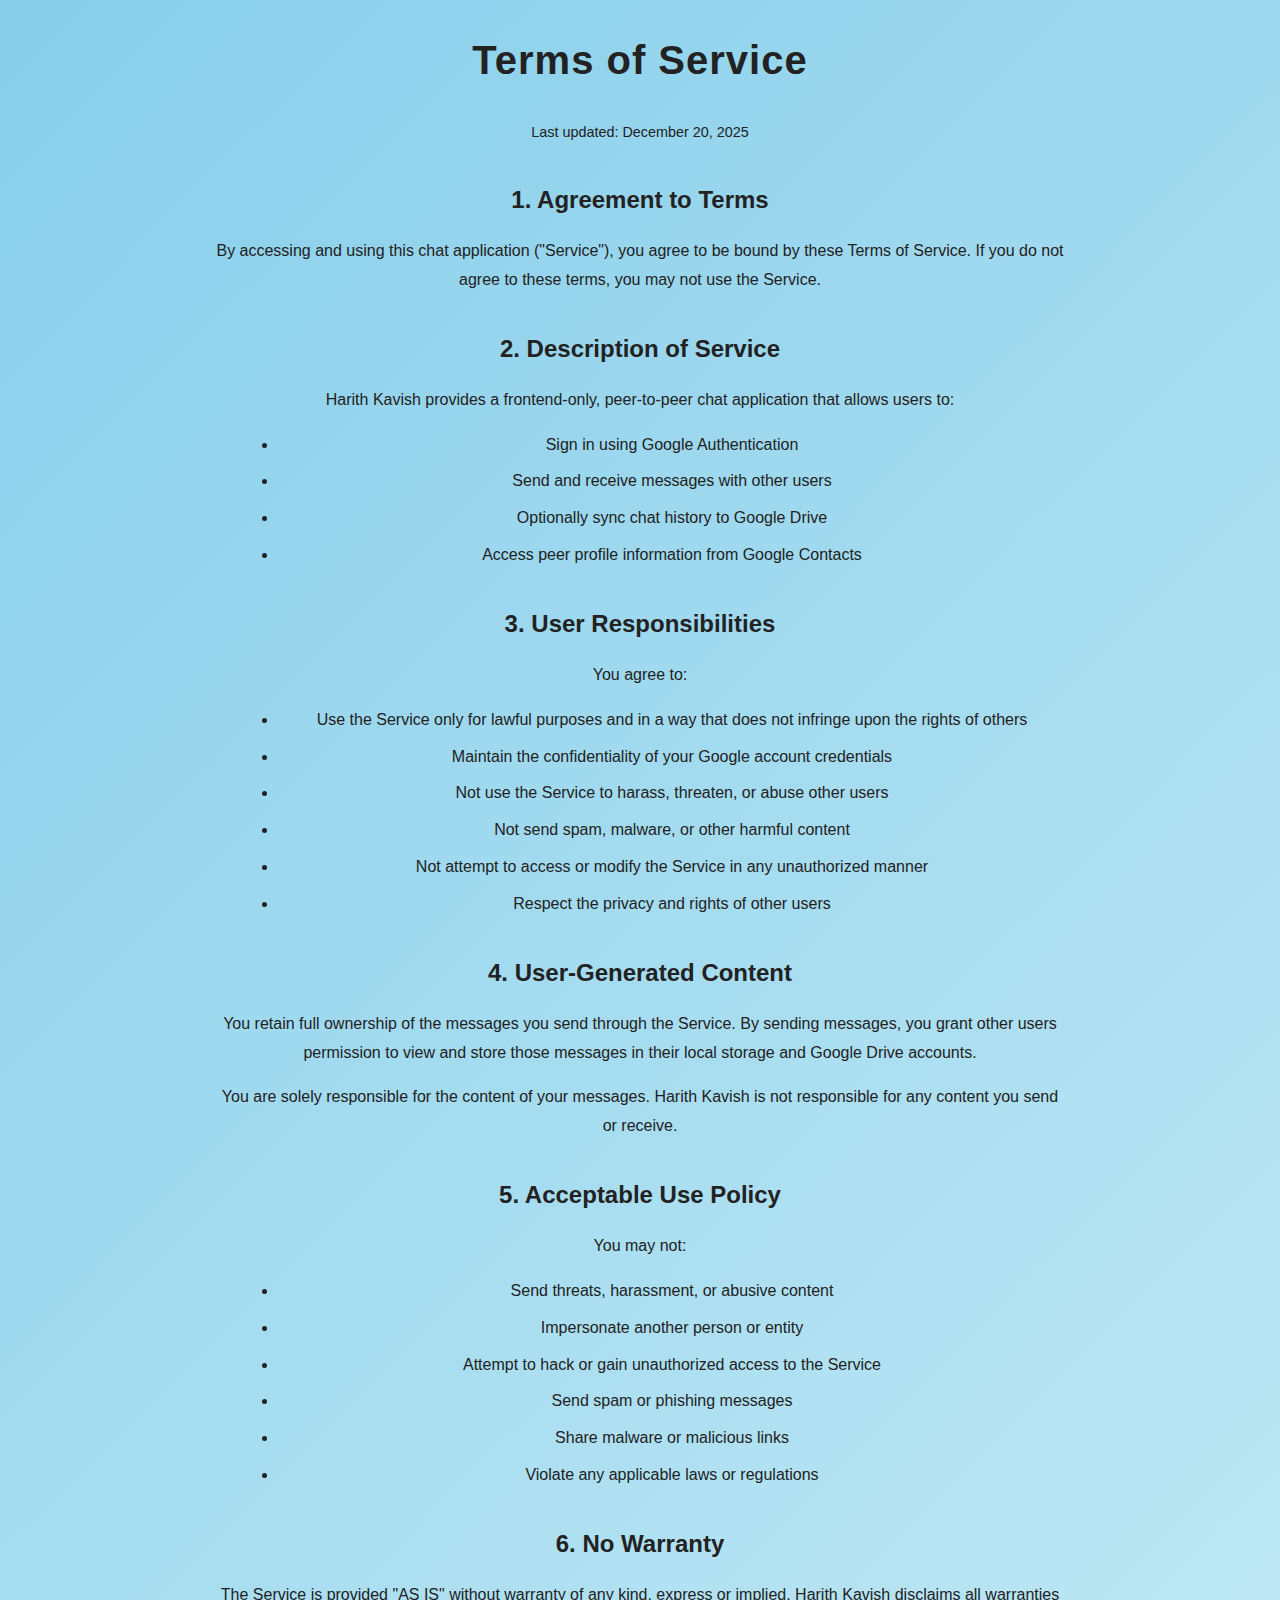
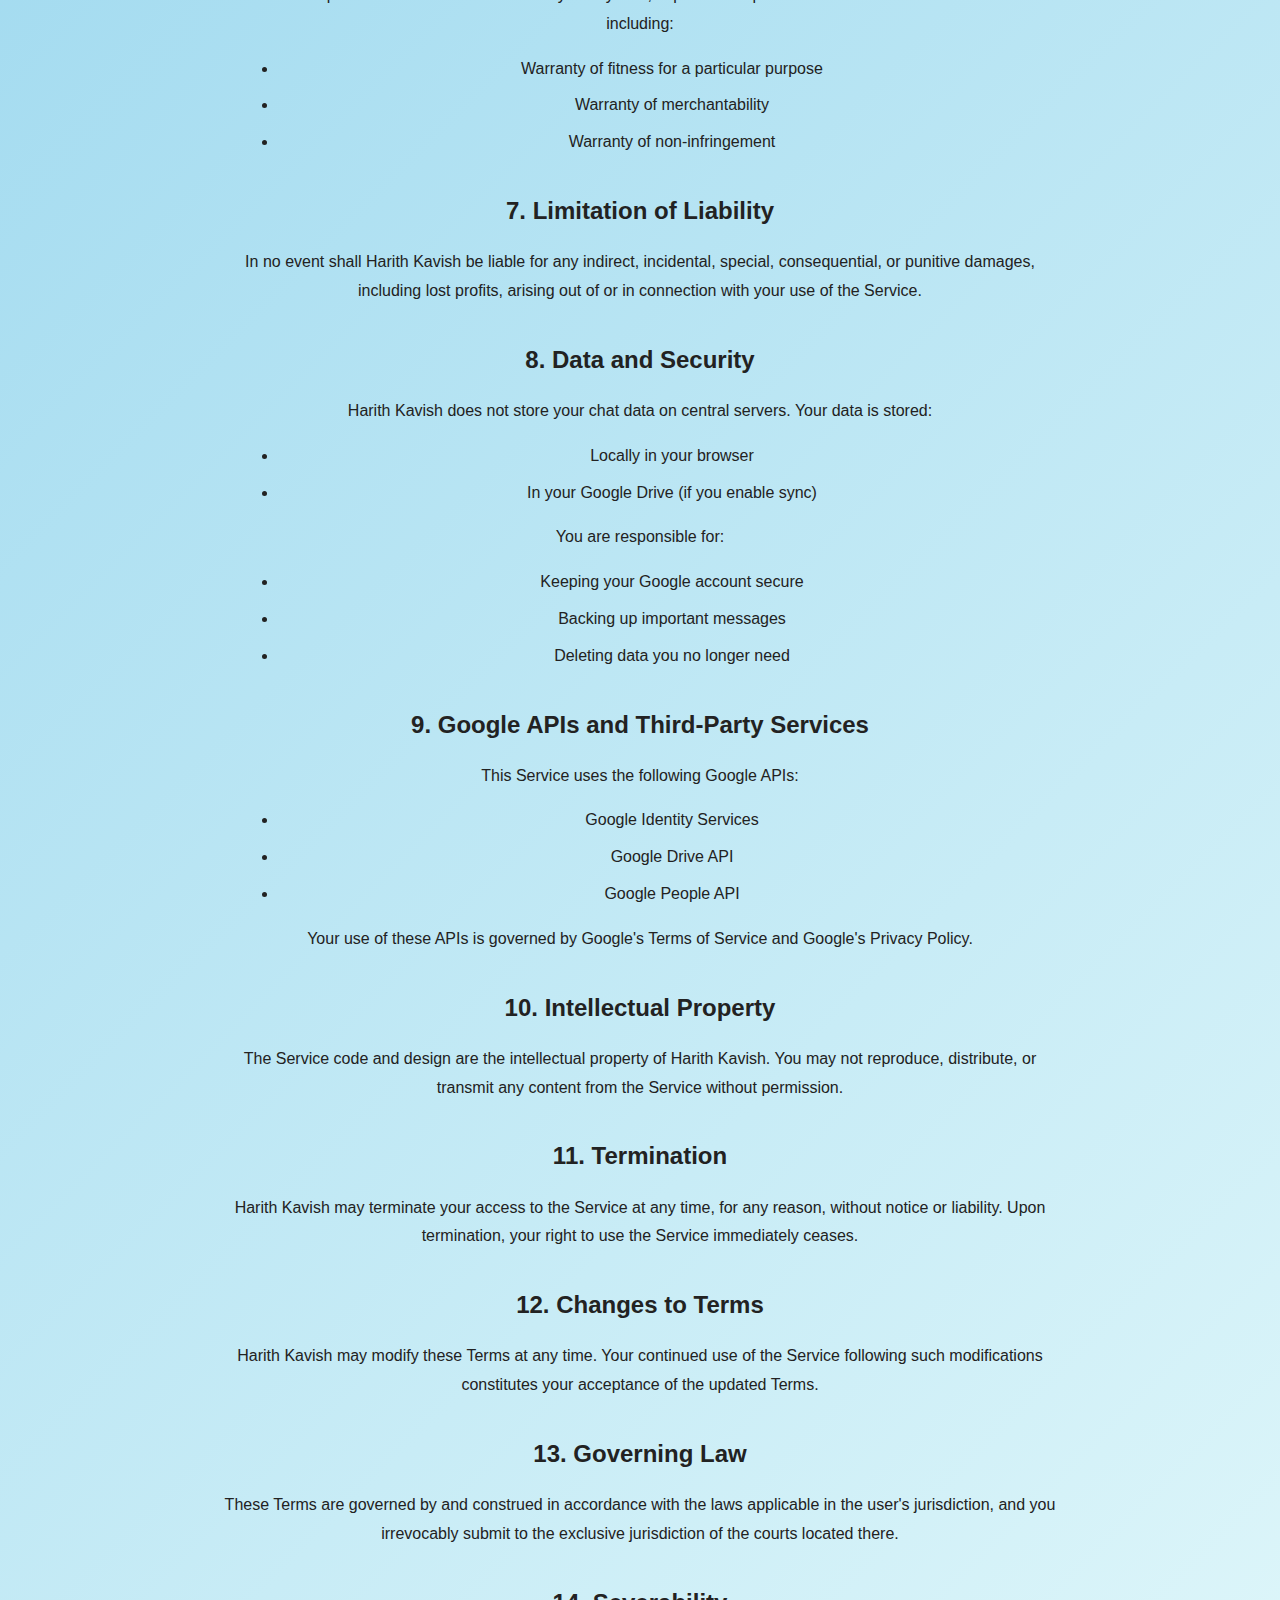
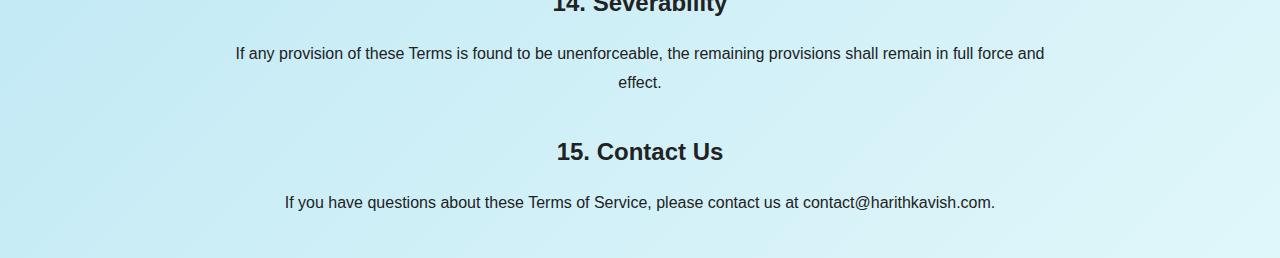
<file: terms-of-service.html>
<!DOCTYPE html>
<html lang="en">

<head>
    <meta charset="UTF-8" />
    <meta name="viewport" content="width=device-width, initial-scale=1.0" />
    <title>Terms of Service - Harith Kavish</title>
    <link rel="preconnect" href="https://fonts.googleapis.com">
    <link rel="preconnect" href="https://fonts.gstatic.com" crossorigin>
    <link href="https://fonts.googleapis.com/css2?family=Space+Grotesk:wght@400;500;600&display=swap" rel="stylesheet">
    <link rel="stylesheet" href="style.css" />
    <style>
        .page {
            max-width: 900px;
            margin: 0 auto;
            padding: 24px;
        }

        .policy-content {
            line-height: 1.8;
        }

        .policy-content h1 {
            font-size: 2.5rem;
            margin-bottom: 24px;
            color: var(--accent);
        }

        .policy-content h2 {
            font-size: 1.5rem;
            margin-top: 32px;
            margin-bottom: 16px;
            color: var(--accent);
        }

        .policy-content p {
            margin-bottom: 16px;
            color: var(--text);
        }

        .policy-content ul,
        .policy-content ol {
            margin-left: 24px;
            margin-bottom: 16px;
        }

        .policy-content li {
            margin-bottom: 8px;
            color: var(--text);
        }

        .policy-content a {
            color: var(--accent);
            text-decoration: none;
            border-bottom: 1px solid var(--accent);
        }

        .policy-content a:hover {
            opacity: 0.8;
        }

        .last-updated {
            color: var(--muted);
            font-size: 0.9rem;
            margin-bottom: 32px;
        }
    </style>
</head>

<body>
    <div id="sharedHeader"></div>
    <main class="page">
        <div class="policy-content">
            <h1>Terms of Service</h1>
            <p class="last-updated">Last updated: December 20, 2025</p>

            <h2>1. Agreement to Terms</h2>
            <p>
                By accessing and using this chat application ("Service"), you agree to be bound by these Terms of
                Service.
                If you do not agree to these terms, you may not use the Service.
            </p>

            <h2>2. Description of Service</h2>
            <p>
                Harith Kavish provides a frontend-only, peer-to-peer chat application that allows users to:
            </p>
            <ul>
                <li>Sign in using Google Authentication</li>
                <li>Send and receive messages with other users</li>
                <li>Optionally sync chat history to Google Drive</li>
                <li>Access peer profile information from Google Contacts</li>
            </ul>

            <h2>3. User Responsibilities</h2>
            <p>
                You agree to:
            </p>
            <ul>
                <li>Use the Service only for lawful purposes and in a way that does not infringe upon the rights of
                    others</li>
                <li>Maintain the confidentiality of your Google account credentials</li>
                <li>Not use the Service to harass, threaten, or abuse other users</li>
                <li>Not send spam, malware, or other harmful content</li>
                <li>Not attempt to access or modify the Service in any unauthorized manner</li>
                <li>Respect the privacy and rights of other users</li>
            </ul>

            <h2>4. User-Generated Content</h2>
            <p>
                You retain full ownership of the messages you send through the Service. By sending messages, you grant
                other users
                permission to view and store those messages in their local storage and Google Drive accounts.
            </p>
            <p>
                You are solely responsible for the content of your messages. Harith Kavish is not responsible for any
                content
                you send or receive.
            </p>

            <h2>5. Acceptable Use Policy</h2>
            <p>
                You may not:
            </p>
            <ul>
                <li>Send threats, harassment, or abusive content</li>
                <li>Impersonate another person or entity</li>
                <li>Attempt to hack or gain unauthorized access to the Service</li>
                <li>Send spam or phishing messages</li>
                <li>Share malware or malicious links</li>
                <li>Violate any applicable laws or regulations</li>
            </ul>

            <h2>6. No Warranty</h2>
            <p>
                The Service is provided "AS IS" without warranty of any kind, express or implied. Harith Kavish
                disclaims all
                warranties including:
            </p>
            <ul>
                <li>Warranty of fitness for a particular purpose</li>
                <li>Warranty of merchantability</li>
                <li>Warranty of non-infringement</li>
            </ul>

            <h2>7. Limitation of Liability</h2>
            <p>
                In no event shall Harith Kavish be liable for any indirect, incidental, special, consequential, or
                punitive damages,
                including lost profits, arising out of or in connection with your use of the Service.
            </p>

            <h2>8. Data and Security</h2>
            <p>
                Harith Kavish does not store your chat data on central servers. Your data is stored:
            </p>
            <ul>
                <li>Locally in your browser</li>
                <li>In your Google Drive (if you enable sync)</li>
            </ul>
            <p>
                You are responsible for:
            </p>
            <ul>
                <li>Keeping your Google account secure</li>
                <li>Backing up important messages</li>
                <li>Deleting data you no longer need</li>
            </ul>

            <h2>9. Google APIs and Third-Party Services</h2>
            <p>
                This Service uses the following Google APIs:
            </p>
            <ul>
                <li>Google Identity Services</li>
                <li>Google Drive API</li>
                <li>Google People API</li>
            </ul>
            <p>
                Your use of these APIs is governed by
                <a href="https://policies.google.com/terms" target="_blank">Google's Terms of Service</a> and
                <a href="https://policies.google.com/privacy" target="_blank">Google's Privacy Policy</a>.
            </p>

            <h2>10. Intellectual Property</h2>
            <p>
                The Service code and design are the intellectual property of Harith Kavish. You may not reproduce,
                distribute,
                or transmit any content from the Service without permission.
            </p>

            <h2>11. Termination</h2>
            <p>
                Harith Kavish may terminate your access to the Service at any time, for any reason, without notice or
                liability.
                Upon termination, your right to use the Service immediately ceases.
            </p>

            <h2>12. Changes to Terms</h2>
            <p>
                Harith Kavish may modify these Terms at any time. Your continued use of the Service following such
                modifications
                constitutes your acceptance of the updated Terms.
            </p>

            <h2>13. Governing Law</h2>
            <p>
                These Terms are governed by and construed in accordance with the laws applicable in the user's
                jurisdiction,
                and you irrevocably submit to the exclusive jurisdiction of the courts located there.
            </p>

            <h2>14. Severability</h2>
            <p>
                If any provision of these Terms is found to be unenforceable, the remaining provisions shall remain in
                full force and effect.
            </p>

            <h2>15. Contact Us</h2>
            <p>
                If you have questions about these Terms of Service, please contact us at
                <a href="mailto:contact@harithkavish.com">contact@harithkavish.com</a>.
            </p>
        </div>
    </main>
    <div id="sharedFooter"></div>

    <script src="script.js" defer></script>
    <script>
        document.addEventListener('DOMContentLoaded', () => {
            if (window.HarithShell) {
                HarithShell.renderHeader({
                    target: '#sharedHeader',
                    brand: {
                        title: 'Harith Kavish',
                        tagline: 'Privacy & Legal'
                    }
                });
                HarithShell.renderFooter({
                    target: '#sharedFooter',
                    text: 'Harith Kavish'
                });
            }
        });
    </script>
</body>

</html>
</file>
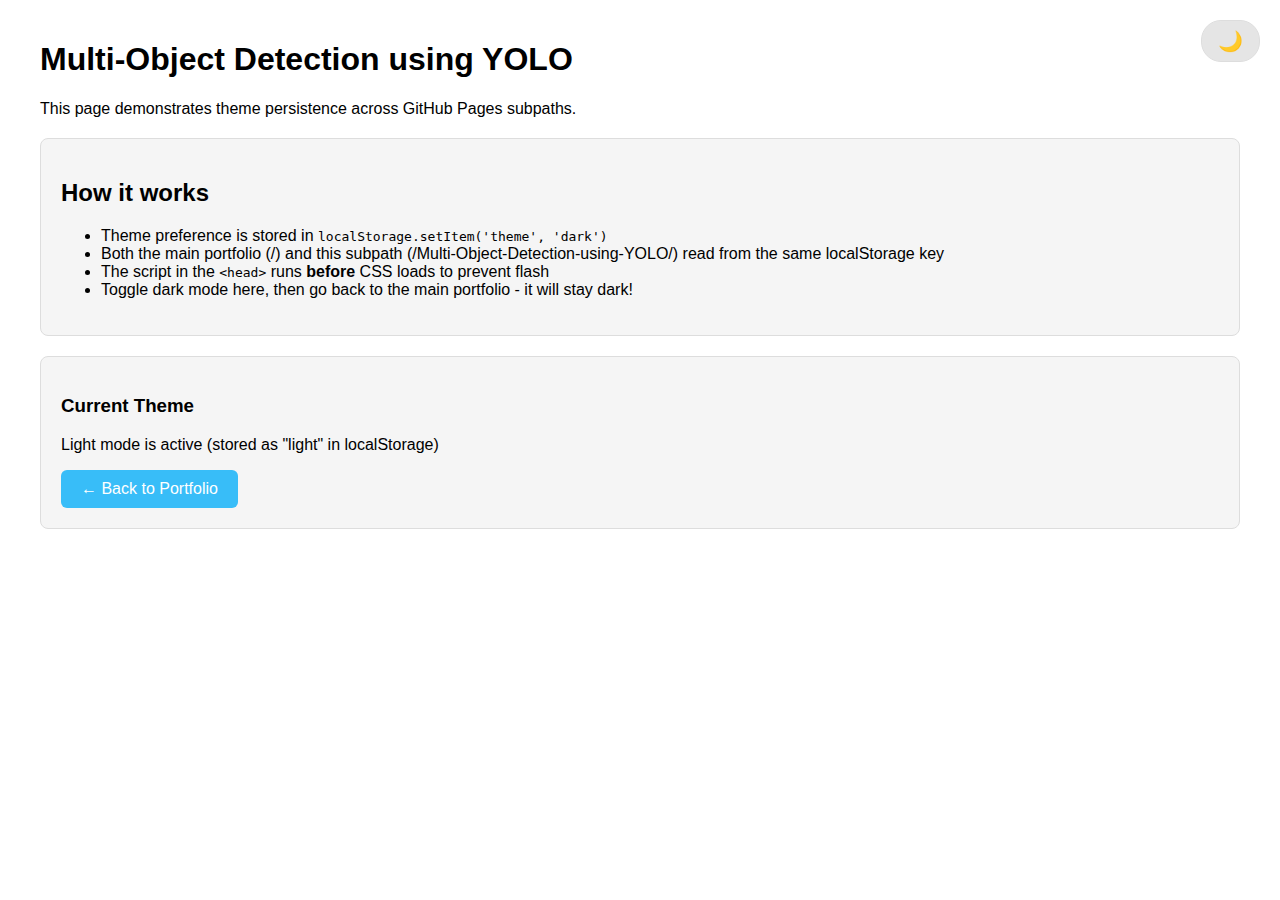
<file: theme-persistence-example.html>
<!DOCTYPE html>
<html lang="en">

<head>
    <meta charset="UTF-8">
    <meta name="viewport" content="width=device-width, initial-scale=1.0">
    <title>Multi-Object Detection - Harith Kavish</title>

    <!-- 
        THEME PERSISTENCE IMPLEMENTATION
        Load this script BEFORE your CSS to prevent flash of unstyled content
    -->
    <script>
        // Early theme detection - runs immediately before any CSS loads
        (function () {
            const savedTheme = localStorage.getItem('theme');
            const prefersDark = window.matchMedia('(prefers-color-scheme: dark)').matches;

            // Apply dark mode if theme is 'dark' or system prefers dark and no saved preference
            if (savedTheme === 'dark' || (prefersDark && !savedTheme)) {
                document.documentElement.classList.add('dark-mode');
            }
        })();
    </script>

    <!-- Your CSS styles with dark mode support -->
    <style>
        /* Base/Light mode styles */
        :root {
            --bg-color: white;
            --text-color: black;
            --card-bg: #f5f5f5;
            --border-color: #ddd;
        }

        /* Dark mode CSS variables */
        .dark-mode {
            --bg-color: #121212;
            --text-color: #e0e0e0;
            --card-bg: #1e1e1e;
            --border-color: #333;
        }

        body {
            background-color: var(--bg-color);
            color: var(--text-color);
            font-family: -apple-system, BlinkMacSystemFont, 'Segoe UI', sans-serif;
            margin: 0;
            padding: 20px;
            transition: background-color 0.3s ease, color 0.3s ease;
        }

        .container {
            max-width: 1200px;
            margin: 0 auto;
        }

        .card {
            background: var(--card-bg);
            border: 1px solid var(--border-color);
            border-radius: 8px;
            padding: 20px;
            margin: 20px 0;
        }

        button {
            background: #38bdf8;
            color: white;
            border: none;
            padding: 10px 20px;
            border-radius: 6px;
            cursor: pointer;
            font-size: 16px;
        }

        button:hover {
            background: #0ea5e9;
        }

        /* Dark mode toggle button */
        #themeToggle {
            position: fixed;
            top: 20px;
            right: 20px;
            background: rgba(0, 0, 0, 0.1);
            border: 1px solid var(--border-color);
            padding: 8px 16px;
            border-radius: 20px;
            cursor: pointer;
            font-size: 20px;
            transition: background 0.3s ease;
        }

        #themeToggle:hover {
            background: rgba(0, 0, 0, 0.2);
        }

        .dark-mode #themeToggle:hover {
            background: rgba(255, 255, 255, 0.1);
        }
    </style>
</head>

<body>
    <!-- Theme toggle button -->
    <button id="themeToggle" aria-label="Toggle dark mode">🌙</button>

    <div class="container">
        <h1>Multi-Object Detection using YOLO</h1>
        <p>This page demonstrates theme persistence across GitHub Pages subpaths.</p>

        <div class="card">
            <h2>How it works</h2>
            <ul>
                <li>Theme preference is stored in <code>localStorage.setItem('theme', 'dark')</code></li>
                <li>Both the main portfolio (/) and this subpath (/Multi-Object-Detection-using-YOLO/) read from the
                    same localStorage key</li>
                <li>The script in the <code>&lt;head&gt;</code> runs <strong>before</strong> CSS loads to prevent flash
                </li>
                <li>Toggle dark mode here, then go back to the main portfolio - it will stay dark!</li>
            </ul>
        </div>

        <div class="card">
            <h3>Current Theme</h3>
            <p id="currentTheme"></p>
            <button onclick="window.location.href='/'">← Back to Portfolio</button>
        </div>
    </div>

    <!-- Theme toggle functionality -->
    <script>
        // Initialize theme toggle button
        document.addEventListener('DOMContentLoaded', () => {
            const themeToggle = document.getElementById('themeToggle');
            const currentThemeDisplay = document.getElementById('currentTheme');

            // Update toggle button icon based on current theme
            function updateToggleButton() {
                const isDark = document.documentElement.classList.contains('dark-mode');
                themeToggle.textContent = isDark ? '☀️' : '🌙';
                currentThemeDisplay.textContent = isDark
                    ? 'Dark mode is active (stored as "dark" in localStorage)'
                    : 'Light mode is active (stored as "light" in localStorage)';
            }

            // Initial update
            updateToggleButton();

            // Toggle theme on button click
            themeToggle.addEventListener('click', () => {
                const isDark = document.documentElement.classList.contains('dark-mode');

                if (isDark) {
                    document.documentElement.classList.remove('dark-mode');
                    localStorage.setItem('theme', 'light');
                } else {
                    document.documentElement.classList.add('dark-mode');
                    localStorage.setItem('theme', 'dark');
                }

                updateToggleButton();
            });
        });
    </script>
</body>

</html>
</file>
<file: style.css>
:root {
    --shell-bg-light: linear-gradient(135deg, #87CEEB 0%, #E0F7FA 100%);
    --shell-bg-dark: linear-gradient(135deg, #0f172a 0%, #1e1b4b 50%, #312e81 100%);
    --shell-text-light: #222;
    --shell-text-dark: #e0e0e0;
    --shell-header-bg-light: rgba(135, 206, 235, 0.52);
    --shell-header-bg-dark: rgba(18, 18, 20, 0.55);
    --shell-footer-bg-light: rgba(135, 206, 235, 0.5);
    --shell-footer-bg-dark: rgba(18, 18, 20, 0.55);
    --shell-nav-link-color: #111;
    --shell-nav-link-color-dark: #f3f4f6;
    --shell-border: 1px solid rgba(255, 255, 255, 0.4);
    --shell-border-dark: 1px solid rgba(255, 255, 255, 0.22);
}

body {
    --main-horizontal-padding: 2rem;
    --btn-icon-margin: 6px;
    --btn-radius: 12px;
    --btn-bg: rgba(255, 255, 255, 0.6);
    --btn-color: #111;
    --btn-hover-bg: rgba(255, 255, 255, 0.8);
    --btn-hover-color: #000;
    --discord-bg: #5865F2;
    font-family: 'Segoe UI', Tahoma, Geneva, Verdana, sans-serif;
    margin: 0;
    padding: 0;
    background: var(--shell-bg-light);
    color: var(--shell-text-light);
    min-height: 100vh;
    position: relative;
}

.shared-header {
    background: var(--shell-header-bg-light);
    backdrop-filter: blur(20px) saturate(180%);
    -webkit-backdrop-filter: blur(20px) saturate(180%);
    border-bottom: var(--shell-border);
    box-shadow: 0 8px 32px rgba(0, 0, 0, 0.1);
    position: fixed;
    top: 0;
    left: 0;
    width: 100%;
    z-index: 1000;
    display: flex;
    justify-content: center;
    padding: 0.25rem 1.25rem;
    box-sizing: border-box;
}

.shared-header__inner {
    width: 100%;
    display: flex;
    align-items: center;
    justify-content: space-between;
    padding: 0;
    box-sizing: border-box;
}

.shared-brand {
    display: flex;
    align-items: center;
    gap: 0.35rem;
}

.shared-brand__name {
    font-weight: 600;
    font-size: 1.4rem;
    letter-spacing: 0.5px;
}

.shared-nav {
    display: none;
}

.shared-nav-link {
    font-size: 0.9rem;
    font-weight: 500;
    padding: 0.45rem 0.9rem;
    border-radius: 999px;
    background: rgba(255, 255, 255, 0.45);
    color: var(--shell-nav-link-color);
    border: none;
    text-decoration: none;
    display: inline-flex;
    align-items: center;
    gap: 0.4rem;
    transition: transform 0.2s ease, box-shadow 0.2s ease, background 0.2s ease;
}

.shared-nav-link:hover,
.shared-nav-link:focus-visible {
    transform: translateY(-2px);
    box-shadow: 0 5px 18px rgba(135, 206, 235, 0.25);
    background: rgba(255, 255, 255, 0.7);
    color: #111;
}

#darkModeToggle {
    background: rgba(255, 255, 255, 0.3);
    backdrop-filter: blur(10px);
    -webkit-backdrop-filter: blur(10px);
    border: 1px solid rgba(255, 255, 255, 0.4);
    font-size: 1.5rem;
    cursor: pointer;
    padding: 0.5rem;
    border-radius: 50%;
    transition: all 0.3s ease;
    display: flex;
    align-items: center;
    justify-content: center;
}

.shared-header__actions {
    margin-left: auto;
    display: flex;
    align-items: center;
    gap: 0.35rem;
}

.google-button-wrapper {
    display: flex;
    align-items: center;
}

.g_id_signin {
    display: flex;
}

.signed-in-button {
    display: flex;
    align-items: center;
    gap: 0.5rem;
    background: rgba(255, 255, 255, 0.6);
    border: 1px solid rgba(0, 0, 0, 0.1);
    border-radius: 999px;
    padding: 0.15rem 0.6rem;
    font-weight: 500;
    color: var(--shell-nav-link-color);
    cursor: pointer;
    transition: transform 0.2s ease, box-shadow 0.2s ease, background 0.2s ease;
}

.signed-in-button:hover,
.signed-in-button:focus-visible {
    background: rgba(255, 255, 255, 0.8);
    transform: translateY(-1px);
    box-shadow: 0 8px 20px rgba(0, 0, 0, 0.15);
}

.signed-in-button__avatar {
    width: 32px;
    height: 32px;
    border-radius: 50%;
    object-fit: cover;
    box-shadow: inset 0 0 0 1px rgba(255, 255, 255, 0.6);
}

.signed-in-button__name {
    display: inline-flex;
    align-items: center;
    font-size: 0.95rem;
    line-height: 1;
}

#darkModeToggle:hover {
    background: rgba(255, 255, 255, 0.5);
    transform: scale(1.1) rotate(15deg);
    box-shadow: 0 4px 16px rgba(0, 0, 0, 0.15);
}

h1 {
    font-size: 1.5rem;
    letter-spacing: 1px;
    color: #111;
    margin: 0;
}

main {
    text-align: center;
    width: 100%;
    margin: 0 auto;
    padding-top: 4.5rem;
    padding-bottom: 4.5rem;
    padding-left: var(--main-horizontal-padding);
    padding-right: var(--main-horizontal-padding);
    min-height: calc(100vh - 9rem);
    box-sizing: border-box;
    display: flex;
    flex-direction: column;
    align-items: center;
    justify-content: center;
    background: transparent;
}

.center-buttons {
    display: flex;
    flex-direction: column;
    align-items: center;
    justify-content: center;
    gap
</file>
<file: chat/styles.css>
:root {
    /* Default to Light Theme */
    --shell-bg-light: linear-gradient(135deg, #e3f2fd 0%, #f3e5f5 50%, #fff9c4 100%);
    --shell-bg-dark: linear-gradient(135deg, #0f172a 0%, #1e1b4b 50%, #312e81 100%);
    --bg: #f5f7fa;
    --panel: #ffffff;
    --panel-2: #f0f2f5;
    --text: #222;
    --muted: #666;
    --accent: #2563eb;
    --danger: #dc2626;
    --border: #e0e0e0;
    --radius: 14px;
    --shadow: 0 20px 60px rgba(0, 0, 0, 0.1);
    --font: 'Space Grotesk', 'Helvetica Neue', Arial, sans-serif;
}

/* Dark Theme */
body.dark-mode {
    --bg: #0b0c10;
    --panel: #11131a;
    --panel-2: #161925;
    --text: #f4f6fb;
    --muted: #99a1b3;
    --accent: #6dd3ff;
    --danger: #ff7b7b;
    --border: #1f2433;
    --shadow: 0 20px 60px rgba(0, 0, 0, 0.35);
}

* {
    box-sizing: border-box;
}

body {
    margin: 0;
    min-height: 100vh;
    font-family: var(--font);
    background: var(--shell-bg-light);
    background-attachment: fixed;
    color: var(--text);
    padding-top: 80px;
    padding-bottom: 80px;
}

body.dark-mode {
    background: var(--shell-bg-dark);
    background-attachment: fixed;
}

.page {
    max-width: 100%;
    margin: 0 auto;
    padding: 24px;
    height: calc(100vh - 160px);
    display: flex;
    flex-direction: column;
}

.topbar {
    display: flex;
    align-items: center;
    justify-content: space-between;
    margin-bottom: 24px;
}

.brand {
    display: flex;
    align-items: center;
    gap: 10px;
    font-weight: 600;
    letter-spacing: 0.4px;
}

.brand .dot {
    width: 14px;
    height: 14px;
    border-radius: 50%;
    background: linear-gradient(135deg, var(--accent), #e4f8ff);
    box-shadow: 0 0 18px rgba(109, 211, 255, 0.6);
}

.brand .title {
    font-size: 18px;
}

.auth {
    display: flex;
    gap: 10px;
}

button {
    border: 1px solid var(--border);
    border-radius: 999px;
    background: var(--accent);
    color: #fff;
    padding: 10px 16px;
    cursor: pointer;
    font-size: 14px;
    transition: transform 0.15s ease, box-shadow 0.15s ease, border-color 0.2s ease, background 0.2s ease;
}

button:hover {
    transform: translateY(-1px);
    border-color: var(--accent);
    box-shadow: 0 10px 30px rgba(0, 0, 0, 0.25);
}

button:active {
    transform: translateY(0);
}

body.dark-mode button {
    background: var(--accent);
    color: #fff;
}

button.ghost {
    background: transparent;
    border-color: var(--border);
}

button.ghost-danger {
    color: var(--danger);
    border-color: rgba(255, 123, 123, 0.4);
}

button#sync-drive {
    color: var(--accent);
    border-color: rgba(109, 211, 255, 0.5);
}

.layout {
    display: grid;
    grid-template-columns: 1fr 1fr;
    gap: 18px;
    height: 100%;
    flex: 1;
}

@media (max-width: 900px) {
    .layout {
        grid-template-columns: 1fr;
        position: relative;
    }

    .layout.show-chat .panel.info {
        display: none !important;
    }

    .layout.show-chat .panel.chat {
        display: flex !important;
    }

    .layout.show-peers .panel.chat {
        display: none !important;
    }

    .layout.show-peers .panel.info {
        display: block !important;
    }

    .layout:not(.show-chat):not(.show-peers) .panel.info {
        display: block;
    }

    .layout:not(.show-chat):not(.show-peers) .panel.chat {
        display: none;
    }
}

.panel {
    background: rgba(255, 255, 255, 0.7);
    backdrop-filter: blur(10px) saturate(180%);
    -webkit-backdrop-filter: blur(10px) saturate(180%);
    border: 1px solid rgba(255, 255, 255, 0.4);
    border-radius: var(--radius);
    padding: 18px;
    box-shadow: 0 8px 32px rgba(0, 0, 0, 0.1);
}

body.dark-mode .panel {
    background: rgba(30, 30, 30, 0.6);
    backdrop-filter: blur(10px) saturate(180%);
    -webkit-backdrop-filter: blur(10px) saturate(180%);
    border: 1px solid rgba(255, 255, 255, 0.1);
    box-shadow: 0 8px 32px rgba(0, 0, 0, 0.3);
}

.panel.info {
    height: 100%;
    display: flex;
    flex-direction: column;
    gap: 10px;
}

.section-header {
    font-size: 13px;
    letter-spacing: 0.5px;
    text-transform: uppercase;
    color: var(--muted);
    margin: 14px 0 8px;
}

.user-card {
    border: 1px dashed var(--border);
    border-radius: var(--radius);
    padding: 12px;
    display: flex;
    gap: 12px;
    align-items: center;
    background: var(--panel-2);
}

.user-card img {
    width: 44px;
    height: 44px;
    border-radius: 50%;
    object-fit: cover;
}

.user-card .meta {
    display: flex;
    flex-direction: column;
    gap: 4px;
}

.user-card .name {
    font-weight: 600;
}

.user-card .email {
    color: var(--muted);
    font-size: 13px;
}

.user-card.empty {
    justify-content: center;
    color: var(--muted);
}

.start-form {
    display: flex;
    flex-direction: column;
    gap: 10px;
}

.input-with-button {
    display: flex;
    align-items: center;
    background: var(--panel-2);
    border: 1px solid var(--border);
    border-radius: var(--radius);
    padding: 2px;
}

.input-with-button input {
    flex: 1;
    background: transparent;
    border: none;
    padding: 10px 12px;
    color: var(--text);
    font-size: 15px;
}

.input-with-button input:focus {
    outline: none;
}

.input-with-button button {
    background: transparent;
    border: none;
    padding: 10px 12px;
    color: var(--accent);
    cursor: pointer;
    font-size: 18px;
    transition: color 0.2s ease;
    margin: 0;
    align-self: auto;
}

.input-with-button button:hover {
    color: var(--text);
    border-color: transparent;
    box-shadow: none;
    transform: none;
}

.start-form input,
.message-form input {
    width: 100%;
    background: var(--panel-2);
    border: 1px solid var(--border);
    border-radius: var(--radius);
    padding: 10px 12px;
    color: var(--text);
    font-size: 15px;
}

.start-form button,
.message-form button {
    align-self: flex-end;
}

.notes {
    padding-left: 18px;
    color: var(--muted);
    line-height: 1.5;
    margin: 0;
}

.chat {
    display: flex;
    flex-direction: column;
    height: 100%;
    overflow: hidden;
    background: rgba(255, 255, 255, 0.7);
    backdrop-filter: blur(10px) saturate(180%);
    -webkit-backdrop-filter: blur(10px) saturate(180%);
}

body.dark-mode .chat {
    background: rgba(30, 30, 30, 0.6);
    backdrop-filter: blur(10px) saturate(180%);
    -webkit-backdrop-filter: blur(10px) saturate(180%);
}

.chat-header {
    display: flex;
    align-items: center;
    justify-content: space-between;
    padding: 10px 0 10px 0;
    border-bottom: 1px solid var(--border);
    flex-shrink: 0;
}

.chat-header-left {
    display: flex;
    align-items: center;
    gap: 8px;
}

.back-button {
    background: transparent;
    border: none;
    color: var(--accent);
    cursor: pointer;
    font-size: 20px;
    padding: 4px 8px;
    transition: color 0.2s ease, transform 0.2s ease;
}

.back-button:hover {
    color: var(--text);
    transform: translateX(-2px);
    border: none;
    box-shadow: none;
}

.chat-peer {
    font-size: 18px;
    font-weight: 600;
}

.eyebrow {
    text-transform: uppercase;
    color: var(--muted);
    letter-spacing: 0.5px;
    font-size: 12px;
}

.status {
    color: var(--muted);
    font-size: 13px;
}

.messages {
    flex: 1;
    min-height: 0;
    margin: 14px 0;
    padding-right: 6px;
    overflow-y: auto;
    display: flex;
    flex-direction: column;
    gap: 10px;
}

.messages::-webkit-scrollbar {
    width: 6px;
}

.messages::-webkit-scrollbar-track {
    background: rgba(255, 255, 255, 0.05);
    border-radius: 3px;
}

.messages::-webkit-scrollbar-thumb {
    background: rgba(109, 211, 255, 0.3);
    border-radius: 3px;
}

.messages::-webkit-scrollbar-thumb:hover {
    background: rgba(109, 211, 255, 0.5);
}

.messages .bubble {
    max-width: 72%;
    padding: 12px 14px;
    border-radius: 14px;
    line-height: 1.4;
    position: relative;
    border: 1px solid var(--border);
}

.messages .from-me {
    align-self: flex-end;
    background: linear-gradient(135deg, var(--panel-2), var(--panel));
    border-color: rgba(37, 99, 235, 0.35);
}

body.dark-mode .messages .from-me {
    background: linear-gradient(135deg, #1b2334, #131a27);
    border-color: rgba(109, 211, 255, 0.35);
}

.messages .from-them {
    align-self: flex-start;
    background: var(--panel-2);
}

body.dark-mode .messages .from-them {
    background: #111522;
}

.messages .timestamp {
    display: block;
    margin-top: 6px;
    color: var(--muted);
    font-size: 12px;
}

.messages .empty {
    color: var(--muted);
    text-align: center;
    width: 100%;
    margin-top: 40px;
}

.message-form {
    display: flex;
    gap: 8px;
    align-items: center;
    flex-shrink: 0;
    padding-top: 10px;
}

.message-form button {
    white-space: nowrap;
}

@media (max-width: 960px) {
    .layout {
        grid-template-columns: 1fr;
    }

    .topbar {
        flex-direction: column;
        gap: 16px;
        align-items: flex-start;
    }

    .auth {
        width: 100%;
        flex-wrap: wrap;
        justify-content: flex-start;
        gap: 10px;
    }
}

/* Google Sign-In button container */
#google-login-container {
    min-width: 200px;
    min-height: 40px;
    display: flex;
    align-items: center;
}

.chat-header-actions {
    display: flex;
    align-items: center;
    gap: 0.5rem;
    padding-left: 0.5rem;
    flex-wrap: wrap;
}

.chat-header-actions button {
    border-radius: 999px;
    border: 1px solid rgba(255, 255, 255, 0.25);
    background: rgba(255, 255, 255, 0.08);
    color: #f4f6fb;
    padding: 0.35rem 0.9rem;
    font-size: 0.85rem;
}

.chat-header-actions button:hover {
    border-color: rgba(109, 211, 255, 0.6);
}

.recent-chats {
    display: flex;
    flex-direction: column;
    gap: 8px;
    flex: 1;
    overflow-y: auto;
    padding-right: 8px;
}

.recent-chats::-webkit-scrollbar {
    width: 6px;
}

.recent-chats::-webkit-scrollbar-track {
    background: rgba(255, 255, 255, 0.05);
    border-radius: 3px;
}

.recent-chats::-webkit-scrollbar-thumb {
    background: rgba(109, 211, 255, 0.3);
    border-radius: 3px;
}

.recent-chats::-webkit-scrollbar-thumb:hover {
    background: rgba(109, 211, 255, 0.5);
}

.recent-chats .empty {
    color: var(--muted);
    font-size: 0.9rem;
    padding: 12px 0;
}

.recent-chat-item {
    display: flex;
    align-items: center;
    gap: 12px;
    padding: 10px;
    border-radius: 8px;
    background: rgba(255, 255, 255, 0.05);
    cursor: pointer;
    transition: all 0.2s ease;
    border: 1px solid transparent;
}

.recent-chat-item:hover {
    background: rgba(109, 211, 255, 0.1);
    border-color: rgba(109, 211, 255, 0.3);
}

.recent-chat-item__avatar {
    width: 36px;
    height: 36px;
    border-radius: 50%;
    object-fit: cover;
    flex-shrink: 0;
}

.recent-chat-item__info {
    flex: 1;
    min-width: 0;
}

.recent-chat-item__name {
    font-size: 0.95rem;
    font-weight: 500;
    white-space: nowrap;
    overflow: hidden;
    text-overflow: ellipsis;
}

.recent-chat-item__email {
    font-size: 0.8rem;
    color: var(--muted);
    white-space: nowrap;
    overflow: hidden;
    text-overflow: ellipsis;
}
</file>
